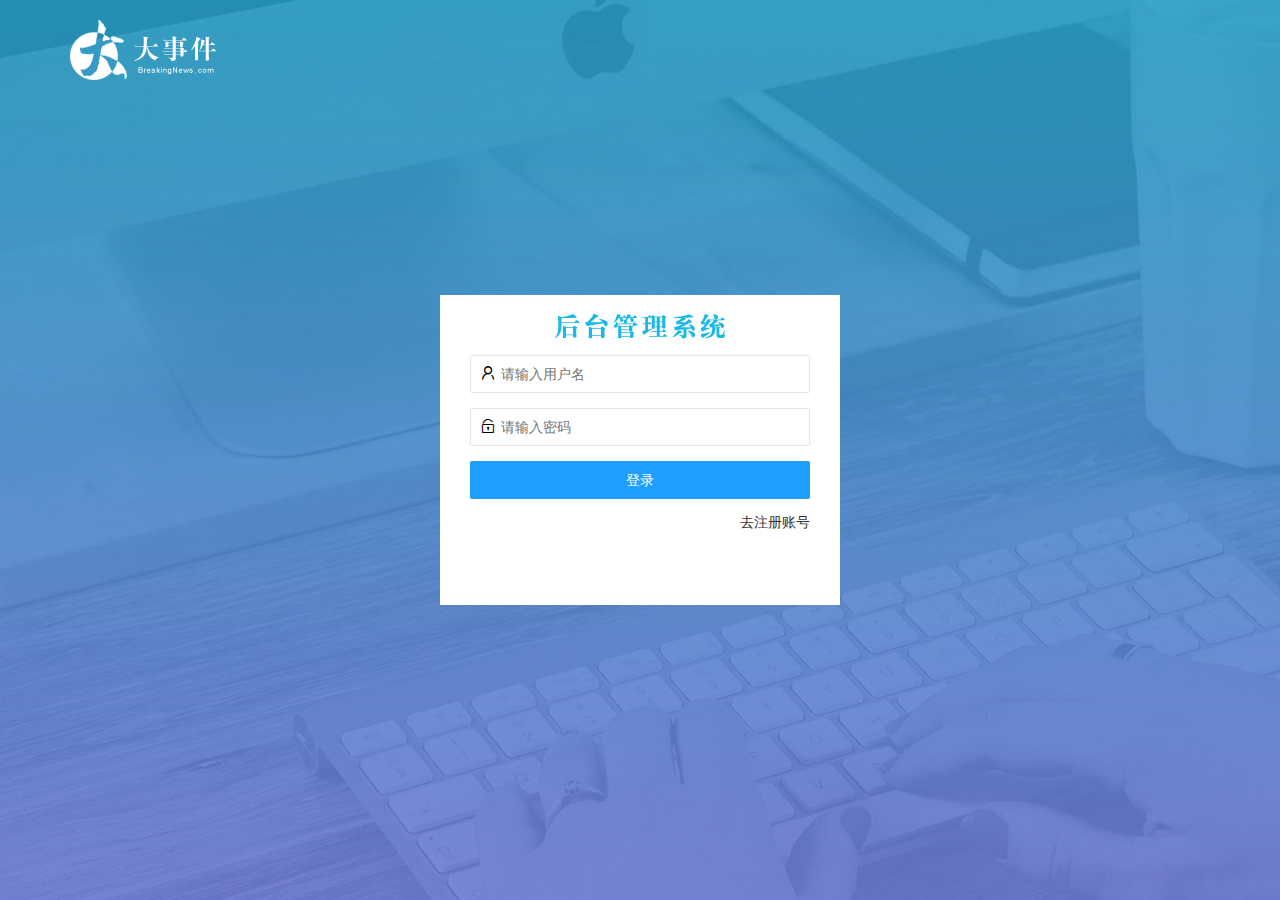
<file: login.html>
<!DOCTYPE html>
<html lang="en">

<head>
    <meta charset="UTF-8">
    <meta name="viewport" content="width=device-width, initial-scale=1.0">
    <title>大事件-项目</title>
    <!-- 导入layui的样式文件 -->
    <link rel="stylesheet" href="./assets/lib/layui/css/layui.css">
    <!-- 导入写入的css文件 -->
    <link rel="stylesheet" href="./assets/css/login.css">
    <!-- js文件 -->
    <script src="./assets/lib/jquery.js"></script>
    <script src="./assets/lib/layui/layui.all.js"></script>
    <script src="./assets/js/login.js"></script>
</head>

<body>
    <!-- 顶部标题 -->
    <div class="layui-container header">
        <img src="./assets/images/logo.png">
    </div>
    <!-- 中间的登录框 -->
    <div class="center-box">
        <!-- 表单的标题 -->
        <div class="title">
            <img src="./assets/images/login_title.png">
        </div>
        <!-- 表单区域 -->
        <form class="layui-form" id="loginForm" action="">
            <!-- 第一行 -->
            <div class="layui-form-item">
                <i class="layui-icon layui-icon-username"></i>
                <input type="text" name="username" required lay-verify="required" placeholder="请输入用户名"
                    autocomplete="off" class="layui-input">
            </div>
            <!-- 第二行 -->
            <div class="layui-form-item">
                <i class="layui-icon layui-icon-password"></i>
                <input type="text" name="password" required lay-verify="required" placeholder="请输入密码" autocomplete="off"
                    class="layui-input">
            </div>
            <!-- 第三行 -->
            <div class="layui-form-item">
                <!-- lay-submit触发表单验证 -->
                <button lay-submit class="layui-btn layui-btn-normal layui-btn-fluid">登录</button>
            </div>
            <!-- 去注册链接 -->
            <div class="links">
                <div class="regiter"> <a href="javascript:;">去注册账号</a></div>
            </div>
        </form>
        <!-- 注册表单 -->
        <form class="layui-form" id="registerForm" action="">
            <!-- 第一行 -->
            <div class="layui-form-item">
                <i class="layui-icon layui-icon-username"></i>
                <input type="text" name="username" lay-verify="required" placeholder="请输入用户名" autocomplete="off"
                    class="layui-input">
            </div>
            <!-- 第二行 -->
            <div class="layui-form-item">
                <i class="layui-icon layui-icon-password"></i>
                <input type="password" name="password" lay-verify="required" placeholder="请输入密码" autocomplete="off"
                    class="layui-input">
            </div>
            <!-- 第三行 -->
            <div class="layui-form-item">
                <i class="layui-icon layui-icon-password"></i>
                <input type="password" name="password" lay-verify="required|same" placeholder="请确认密码" autocomplete="off"
                    class="layui-input">
            </div>
            <!-- 第四行 -->
            <div class="layui-form-item">
                <!-- lay-submit属性控制表单提交 -->
                <button lay-submit class="layui-btn layui-btn-normal layui-btn-fluid">注册</button>
            </div>
            <!-- 去登录链接 -->
            <div class="links">
                <div class="login">
                    <a href="javascript:;">去登录</a>
                </div>
            </div>
        </form>
    </div>
</body>

</html>
</file>
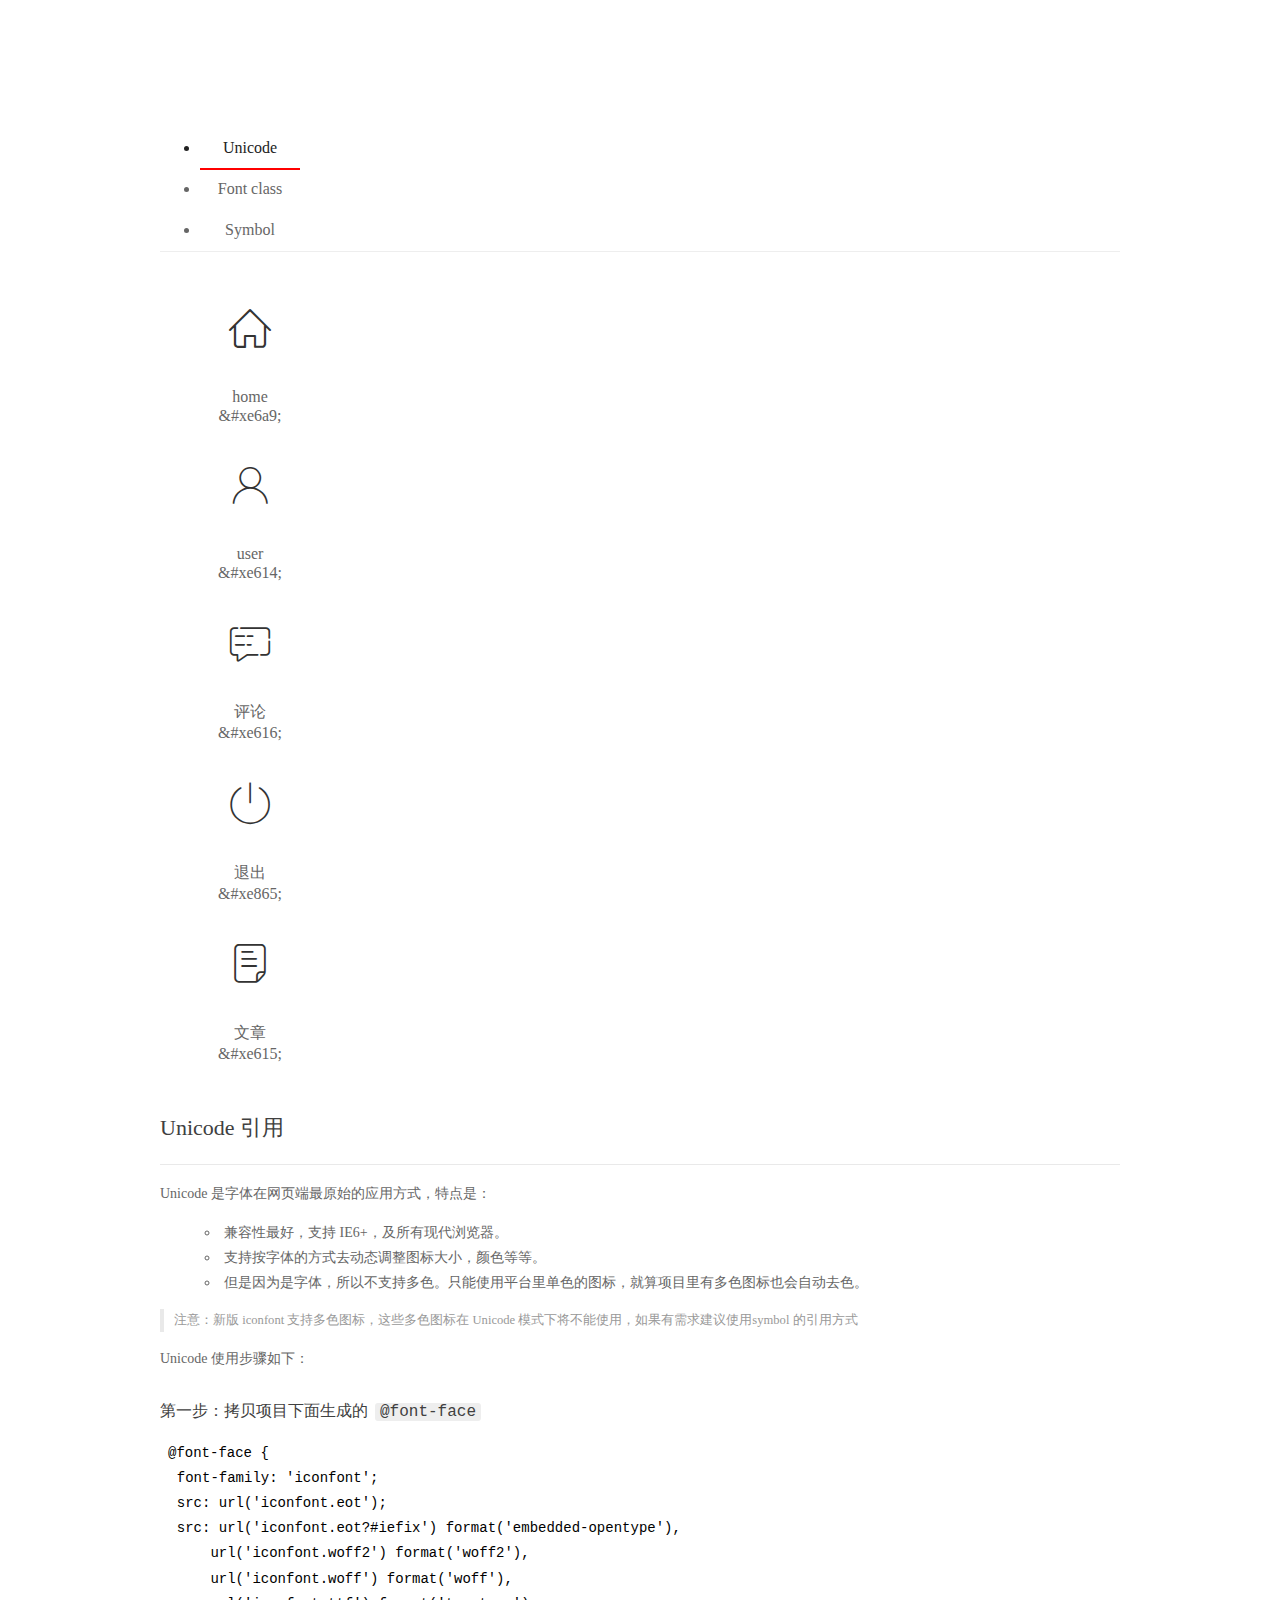
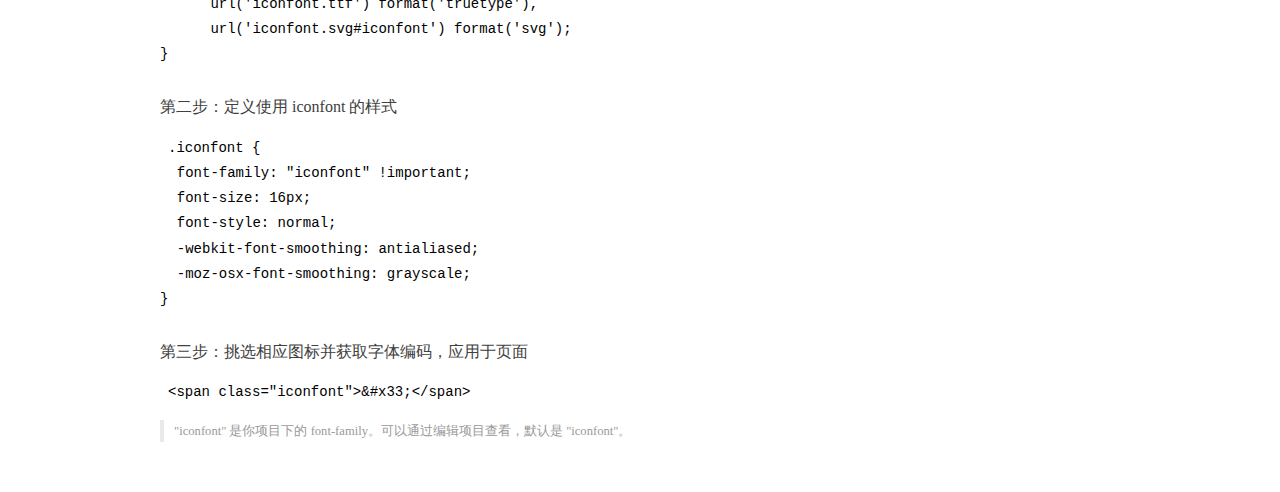
<file: assets/fonts/demo_index.html>
<!DOCTYPE html>
<html>
<head>
  <meta charset="utf-8"/>
  <title>IconFont Demo</title>
  <link rel="shortcut icon" href="https://gtms04.alicdn.com/tps/i4/TB1_oz6GVXXXXaFXpXXJDFnIXXX-64-64.ico" type="image/x-icon"/>
  <link rel="stylesheet" href="https://g.alicdn.com/thx/cube/1.3.2/cube.min.css">
  <link rel="stylesheet" href="demo.css">
  <link rel="stylesheet" href="iconfont.css">
  <script src="iconfont.js"></script>
  <!-- jQuery -->
  <script src="https://a1.alicdn.com/oss/uploads/2018/12/26/7bfddb60-08e8-11e9-9b04-53e73bb6408b.js"></script>
  <!-- 代码高亮 -->
  <script src="https://a1.alicdn.com/oss/uploads/2018/12/26/a3f714d0-08e6-11e9-8a15-ebf944d7534c.js"></script>
</head>
<body>
  <div class="main">
    <h1 class="logo"><a href="https://www.iconfont.cn/" title="iconfont 首页" target="_blank">&#xe86b;</a></h1>
    <div class="nav-tabs">
      <ul id="tabs" class="dib-box">
        <li class="dib active"><span>Unicode</span></li>
        <li class="dib"><span>Font class</span></li>
        <li class="dib"><span>Symbol</span></li>
      </ul>
      
    </div>
    <div class="tab-container">
      <div class="content unicode" style="display: block;">
          <ul class="icon_lists dib-box">
          
            <li class="dib">
              <span class="icon iconfont">&#xe6a9;</span>
                <div class="name">home</div>
                <div class="code-name">&amp;#xe6a9;</div>
              </li>
          
            <li class="dib">
              <span class="icon iconfont">&#xe614;</span>
                <div class="name">user</div>
                <div class="code-name">&amp;#xe614;</div>
              </li>
          
            <li class="dib">
              <span class="icon iconfont">&#xe616;</span>
                <div class="name">评论</div>
                <div class="code-name">&amp;#xe616;</div>
              </li>
          
            <li class="dib">
              <span class="icon iconfont">&#xe865;</span>
                <div class="name">退出</div>
                <div class="code-name">&amp;#xe865;</div>
              </li>
          
            <li class="dib">
              <span class="icon iconfont">&#xe615;</span>
                <div class="name">文章</div>
                <div class="code-name">&amp;#xe615;</div>
              </li>
          
          </ul>
          <div class="article markdown">
          <h2 id="unicode-">Unicode 引用</h2>
          <hr>

          <p>Unicode 是字体在网页端最原始的应用方式，特点是：</p>
          <ul>
            <li>兼容性最好，支持 IE6+，及所有现代浏览器。</li>
            <li>支持按字体的方式去动态调整图标大小，颜色等等。</li>
            <li>但是因为是字体，所以不支持多色。只能使用平台里单色的图标，就算项目里有多色图标也会自动去色。</li>
          </ul>
          <blockquote>
            <p>注意：新版 iconfont 支持多色图标，这些多色图标在 Unicode 模式下将不能使用，如果有需求建议使用symbol 的引用方式</p>
          </blockquote>
          <p>Unicode 使用步骤如下：</p>
          <h3 id="-font-face">第一步：拷贝项目下面生成的 <code>@font-face</code></h3>
<pre><code class="language-css"
>@font-face {
  font-family: 'iconfont';
  src: url('iconfont.eot');
  src: url('iconfont.eot?#iefix') format('embedded-opentype'),
      url('iconfont.woff2') format('woff2'),
      url('iconfont.woff') format('woff'),
      url('iconfont.ttf') format('truetype'),
      url('iconfont.svg#iconfont') format('svg');
}
</code></pre>
          <h3 id="-iconfont-">第二步：定义使用 iconfont 的样式</h3>
<pre><code class="language-css"
>.iconfont {
  font-family: "iconfont" !important;
  font-size: 16px;
  font-style: normal;
  -webkit-font-smoothing: antialiased;
  -moz-osx-font-smoothing: grayscale;
}
</code></pre>
          <h3 id="-">第三步：挑选相应图标并获取字体编码，应用于页面</h3>
<pre>
<code class="language-html"
>&lt;span class="iconfont"&gt;&amp;#x33;&lt;/span&gt;
</code></pre>
          <blockquote>
            <p>"iconfont" 是你项目下的 font-family。可以通过编辑项目查看，默认是 "iconfont"。</p>
          </blockquote>
          </div>
      </div>
      <div class="content font-class">
        <ul class="icon_lists dib-box">
          
          <li class="dib">
            <span class="icon iconfont icon-home"></span>
            <div class="name">
              home
            </div>
            <div class="code-name">.icon-home
            </div>
          </li>
          
          <li class="dib">
            <span class="icon iconfont icon-user"></span>
            <div class="name">
              user
            </div>
            <div class="code-name">.icon-user
            </div>
          </li>
          
          <li class="dib">
            <span class="icon iconfont icon-pinglun"></span>
            <div class="name">
              评论
            </div>
            <div class="code-name">.icon-pinglun
            </div>
          </li>
          
          <li class="dib">
            <span class="icon iconfont icon-tuichu"></span>
            <div class="name">
              退出
            </div>
            <div class="code-name">.icon-tuichu
            </div>
          </li>
          
          <li class="dib">
            <span class="icon iconfont icon-16"></span>
            <div class="name">
              文章
            </div>
            <div class="code-name">.icon-16
            </div>
          </li>
          
        </ul>
        <div class="article markdown">
        <h2 id="font-class-">font-class 引用</h2>
        <hr>

        <p>font-class 是 Unicode 使用方式的一种变种，主要是解决 Unicode 书写不直观，语意不明确的问题。</p>
        <p>与 Unicode 使用方式相比，具有如下特点：</p>
        <ul>
          <li>兼容性良好，支持 IE8+，及所有现代浏览器。</li>
          <li>相比于 Unicode 语意明确，书写更直观。可以很容易分辨这个 icon 是什么。</li>
          <li>因为使用 class 来定义图标，所以当要替换图标时，只需要修改 class 里面的 Unicode 引用。</li>
          <li>不过因为本质上还是使用的字体，所以多色图标还是不支持的。</li>
        </ul>
        <p>使用步骤如下：</p>
        <h3 id="-fontclass-">第一步：引入项目下面生成的 fontclass 代码：</h3>
<pre><code class="language-html">&lt;link rel="stylesheet" href="./iconfont.css"&gt;
</code></pre>
        <h3 id="-">第二步：挑选相应图标并获取类名，应用于页面：</h3>
<pre><code class="language-html">&lt;span class="iconfont icon-xxx"&gt;&lt;/span&gt;
</code></pre>
        <blockquote>
          <p>"
            iconfont" 是你项目下的 font-family。可以通过编辑项目查看，默认是 "iconfont"。</p>
        </blockquote>
      </div>
      </div>
      <div class="content symbol">
          <ul class="icon_lists dib-box">
          
            <li class="dib">
                <svg class="icon svg-icon" aria-hidden="true">
                  <use xlink:href="#icon-home"></use>
                </svg>
                <div class="name">home</div>
                <div class="code-name">#icon-home</div>
            </li>
          
            <li class="dib">
                <svg class="icon svg-icon" aria-hidden="true">
                  <use xlink:href="#icon-user"></use>
                </svg>
                <div class="name">user</div>
                <div class="code-name">#icon-user</div>
            </li>
          
            <li class="dib">
                <svg class="icon svg-icon" aria-hidden="true">
                  <use xlink:href="#icon-pinglun"></use>
                </svg>
                <div class="name">评论</div>
                <div class="code-name">#icon-pinglun</div>
            </li>
          
            <li class="dib">
                <svg class="icon svg-icon" aria-hidden="true">
                  <use xlink:href="#icon-tuichu"></use>
                </svg>
                <div class="name">退出</div>
                <div class="code-name">#icon-tuichu</div>
            </li>
          
            <li class="dib">
                <svg class="icon svg-icon" aria-hidden="true">
                  <use xlink:href="#icon-16"></use>
                </svg>
                <div class="name">文章</div>
                <div class="code-name">#icon-16</div>
            </li>
          
          </ul>
          <div class="article markdown">
          <h2 id="symbol-">Symbol 引用</h2>
          <hr>

          <p>这是一种全新的使用方式，应该说这才是未来的主流，也是平台目前推荐的用法。相关介绍可以参考这篇<a href="">文章</a>
            这种用法其实是做了一个 SVG 的集合，与另外两种相比具有如下特点：</p>
          <ul>
            <li>支持多色图标了，不再受单色限制。</li>
            <li>通过一些技巧，支持像字体那样，通过 <code>font-size</code>, <code>color</code> 来调整样式。</li>
            <li>兼容性较差，支持 IE9+，及现代浏览器。</li>
            <li>浏览器渲染 SVG 的性能一般，还不如 png。</li>
          </ul>
          <p>使用步骤如下：</p>
          <h3 id="-symbol-">第一步：引入项目下面生成的 symbol 代码：</h3>
<pre><code class="language-html">&lt;script src="./iconfont.js"&gt;&lt;/script&gt;
</code></pre>
          <h3 id="-css-">第二步：加入通用 CSS 代码（引入一次就行）：</h3>
<pre><code class="language-html">&lt;style&gt;
.icon {
  width: 1em;
  height: 1em;
  vertical-align: -0.15em;
  fill: currentColor;
  overflow: hidden;
}
&lt;/style&gt;
</code></pre>
          <h3 id="-">第三步：挑选相应图标并获取类名，应用于页面：</h3>
<pre><code class="language-html">&lt;svg class="icon" aria-hidden="true"&gt;
  &lt;use xlink:href="#icon-xxx"&gt;&lt;/use&gt;
&lt;/svg&gt;
</code></pre>
          </div>
      </div>

    </div>
  </div>
  <script>
  $(document).ready(function () {
      $('.tab-container .content:first').show()

      $('#tabs li').click(function (e) {
        var tabContent = $('.tab-container .content')
        var index = $(this).index()

        if ($(this).hasClass('active')) {
          return
        } else {
          $('#tabs li').removeClass('active')
          $(this).addClass('active')

          tabContent.hide().eq(index).fadeIn()
        }
      })
    })
  </script>
</body>
</html>
</file>
<file: assets/lib/layui/css/layui.css>
/** layui-v2.5.6 MIT License By https://www.layui.com */
 .layui-inline,img{display:inline-block;vertical-align:middle}h1,h2,h3,h4,h5,h6{font-weight:400}.layui-edge,.layui-header,.layui-inline,.layui-main{position:relative}.layui-body,.layui-edge,.layui-elip{overflow:hidden}.layui-btn,.layui-edge,.layui-inline,img{vertical-align:middle}.layui-btn,.layui-disabled,.layui-icon,.layui-unselect{-moz-user-select:none;-webkit-user-select:none;-ms-user-select:none}.layui-elip,.layui-form-checkbox span,.layui-form-pane .layui-form-label{text-overflow:ellipsis;white-space:nowrap}.layui-breadcrumb,.layui-tree-btnGroup{visibility:hidden}blockquote,body,button,dd,div,dl,dt,form,h1,h2,h3,h4,h5,h6,input,li,ol,p,pre,td,textarea,th,ul{margin:0;padding:0;-webkit-tap-highlight-color:rgba(0,0,0,0)}a:active,a:hover{outline:0}img{border:none}li{list-style:none}table{border-collapse:collapse;border-spacing:0}h4,h5,h6{font-size:100%}button,input,optgroup,option,select,textarea{font-family:inherit;font-size:inherit;font-style:inherit;font-weight:inherit;outline:0}pre{white-space:pre-wrap;white-space:-moz-pre-wrap;white-space:-pre-wrap;white-space:-o-pre-wrap;word-wrap:break-word}body{line-height:24px;font:14px Helvetica Neue,Helvetica,PingFang SC,Tahoma,Arial,sans-serif}hr{height:1px;margin:10px 0;border:0;clear:both}a{color:#333;text-decoration:none}a:hover{color:#777}a cite{font-style:normal;*cursor:pointer}.layui-border-box,.layui-border-box *{box-sizing:border-box}.layui-box,.layui-box *{box-sizing:content-box}.layui-clear{clear:both;*zoom:1}.layui-clear:after{content:'\20';clear:both;*zoom:1;display:block;height:0}.layui-inline{*display:inline;*zoom:1}.layui-edge{display:inline-block;width:0;height:0;border-width:6px;border-style:dashed;border-color:transparent}.layui-edge-top{top:-4px;border-bottom-color:#999;border-bottom-style:solid}.layui-edge-right{border-left-color:#999;border-left-style:solid}.layui-edge-bottom{top:2px;border-top-color:#999;border-top-style:solid}.layui-edge-left{border-right-color:#999;border-right-style:solid}.layui-disabled,.layui-disabled:hover{color:#d2d2d2!important;cursor:not-allowed!important}.layui-circle{border-radius:100%}.layui-show{display:block!important}.layui-hide{display:none!important}@font-face{font-family:layui-icon;src:url(../font/iconfont.eot?v=256);src:url(../font/iconfont.eot?v=256#iefix) format('embedded-opentype'),url(../font/iconfont.woff2?v=256) format('woff2'),url(../font/iconfont.woff?v=256) format('woff'),url(../font/iconfont.ttf?v=256) format('truetype'),url(../font/iconfont.svg?v=256#layui-icon) format('svg')}.layui-icon{font-family:layui-icon!important;font-size:16px;font-style:normal;-webkit-font-smoothing:antialiased;-moz-osx-font-smoothing:grayscale}.layui-icon-reply-fill:before{content:"\e611"}.layui-icon-set-fill:before{content:"\e614"}.layui-icon-menu-fill:before{content:"\e60f"}.layui-icon-search:before{content:"\e615"}.layui-icon-share:before{content:"\e641"}.layui-icon-set-sm:before{content:"\e620"}.layui-icon-engine:before{content:"\e628"}.layui-icon-close:before{content:"\1006"}.layui-icon-close-fill:before{content:"\1007"}.layui-icon-chart-screen:before{content:"\e629"}.layui-icon-star:before{content:"\e600"}.layui-icon-circle-dot:before{content:"\e617"}.layui-icon-chat:before{content:"\e606"}.layui-icon-release:before{content:"\e609"}.layui-icon-list:before{content:"\e60a"}.layui-icon-chart:before{content:"\e62c"}.layui-icon-ok-circle:before{content:"\1005"}.layui-icon-layim-theme:before{content:"\e61b"}.layui-icon-table:before{content:"\e62d"}.layui-icon-right:before{content:"\e602"}.layui-icon-left:before{content:"\e603"}.layui-icon-cart-simple:before{content:"\e698"}.layui-icon-face-cry:before{content:"\e69c"}.layui-icon-face-smile:before{content:"\e6af"}.layui-icon-survey:before{content:"\e6b2"}.layui-icon-tree:before{content:"\e62e"}.layui-icon-ie:before{content:"\e7bb"}.layui-icon-upload-circle:before{content:"\e62f"}.layui-icon-add-circle:before{content:"\e61f"}.layui-icon-download-circle:before{content:"\e601"}.layui-icon-templeate-1:before{content:"\e630"}.layui-icon-util:before{content:"\e631"}.layui-icon-face-surprised:before{content:"\e664"}.layui-icon-edit:before{content:"\e642"}.layui-icon-speaker:before{content:"\e645"}.layui-icon-down:before{content:"\e61a"}.layui-icon-file:before{content:"\e621"}.layui-icon-layouts:before{content:"\e632"}.layui-icon-rate-half:before{content:"\e6c9"}.layui-icon-add-circle-fine:before{content:"\e608"}.layui-icon-prev-circle:before{content:"\e633"}.layui-icon-read:before{content:"\e705"}.layui-icon-404:before{content:"\e61c"}.layui-icon-carousel:before{content:"\e634"}.layui-icon-help:before{content:"\e607"}.layui-icon-code-circle:before{content:"\e635"}.layui-icon-windows:before{content:"\e67f"}.layui-icon-water:before{content:"\e636"}.layui-icon-username:before{content:"\e66f"}.layui-icon-find-fill:before{content:"\e670"}.layui-icon-about:before{content:"\e60b"}.layui-icon-location:before{content:"\e715"}.layui-icon-up:before{content:"\e619"}.layui-icon-pause:before{content:"\e651"}.layui-icon-date:before{content:"\e637"}.layui-icon-layim-uploadfile:before{content:"\e61d"}.layui-icon-delete:before{content:"\e640"}.layui-icon-play:before{content:"\e652"}.layui-icon-top:before{content:"\e604"}.layui-icon-firefox:before{content:"\e686"}.layui-icon-friends:before{content:"\e612"}.layui-icon-refresh-3:before{content:"\e9aa"}.layui-icon-ok:before{content:"\e605"}.layui-icon-layer:before{content:"\e638"}.layui-icon-face-smile-fine:before{content:"\e60c"}.layui-icon-dollar:before{content:"\e659"}.layui-icon-group:before{content:"\e613"}.layui-icon-layim-download:before{content:"\e61e"}.layui-icon-picture-fine:before{content:"\e60d"}.layui-icon-link:before{content:"\e64c"}.layui-icon-diamond:before{content:"\e735"}.layui-icon-log:before{content:"\e60e"}.layui-icon-key:before{content:"\e683"}.layui-icon-rate-solid:before{content:"\e67a"}.layui-icon-fonts-del:before{content:"\e64f"}.layui-icon-unlink:before{content:"\e64d"}.layui-icon-fonts-clear:before{content:"\e639"}.layui-icon-triangle-r:before{content:"\e623"}.layui-icon-circle:before{content:"\e63f"}.layui-icon-radio:before{content:"\e643"}.layui-icon-align-center:before{content:"\e647"}.layui-icon-align-right:before{content:"\e648"}.layui-icon-align-left:before{content:"\e649"}.layui-icon-loading-1:before{content:"\e63e"}.layui-icon-return:before{content:"\e65c"}.layui-icon-fonts-strong:before{content:"\e62b"}.layui-icon-upload:before{content:"\e67c"}.layui-icon-dialogue:before{content:"\e63a"}.layui-icon-video:before{content:"\e6ed"}.layui-icon-headset:before{content:"\e6fc"}.layui-icon-cellphone-fine:before{content:"\e63b"}.layui-icon-add-1:before{content:"\e654"}.layui-icon-face-smile-b:before{content:"\e650"}.layui-icon-fonts-html:before{content:"\e64b"}.layui-icon-screen-full:before{content:"\e622"}.layui-icon-form:before{content:"\e63c"}.layui-icon-cart:before{content:"\e657"}.layui-icon-camera-fill:before{content:"\e65d"}.layui-icon-tabs:before{content:"\e62a"}.layui-icon-heart-fill:before{content:"\e68f"}.layui-icon-fonts-code:before{content:"\e64e"}.layui-icon-ios:before{content:"\e680"}.layui-icon-at:before{content:"\e687"}.layui-icon-fire:before{content:"\e756"}.layui-icon-set:before{content:"\e716"}.layui-icon-fonts-u:before{content:"\e646"}.layui-icon-triangle-d:before{content:"\e625"}.layui-icon-tips:before{content:"\e702"}.layui-icon-picture:before{content:"\e64a"}.layui-icon-more-vertical:before{content:"\e671"}.layui-icon-bluetooth:before{content:"\e689"}.layui-icon-flag:before{content:"\e66c"}.layui-icon-loading:before{content:"\e63d"}.layui-icon-fonts-i:before{content:"\e644"}.layui-icon-refresh-1:before{content:"\e666"}.layui-icon-rmb:before{content:"\e65e"}.layui-icon-addition:before{content:"\e624"}.layui-icon-home:before{content:"\e68e"}.layui-icon-time:before{content:"\e68d"}.layui-icon-user:before{content:"\e770"}.layui-icon-notice:before{content:"\e667"}.layui-icon-chrome:before{content:"\e68a"}.layui-icon-edge:before{content:"\e68b"}.layui-icon-login-weibo:before{content:"\e675"}.layui-icon-voice:before{content:"\e688"}.layui-icon-upload-drag:before{content:"\e681"}.layui-icon-login-qq:before{content:"\e676"}.layui-icon-snowflake:before{content:"\e6b1"}.layui-icon-heart:before{content:"\e68c"}.layui-icon-logout:before{content:"\e682"}.layui-icon-file-b:before{content:"\e655"}.layui-icon-template:before{content:"\e663"}.layui-icon-transfer:before{content:"\e691"}.layui-icon-auz:before{content:"\e672"}.layui-icon-console:before{content:"\e665"}.layui-icon-app:before{content:"\e653"}.layui-icon-prev:before{content:"\e65a"}.layui-icon-website:before{content:"\e7ae"}.layui-icon-next:before{content:"\e65b"}.layui-icon-component:before{content:"\e857"}.layui-icon-android:before{content:"\e684"}.layui-icon-more:before{content:"\e65f"}.layui-icon-login-wechat:before{content:"\e677"}.layui-icon-shrink-right:before{content:"\e668"}.layui-icon-spread-left:before{content:"\e66b"}.layui-icon-camera:before{content:"\e660"}.layui-icon-note:before{content:"\e66e"}.layui-icon-refresh:before{content:"\e669"}.layui-icon-female:before{content:"\e661"}.layui-icon-male:before{content:"\e662"}.layui-icon-screen-restore:before{content:"\e758"}.layui-icon-password:before{content:"\e673"}.layui-icon-senior:before{content:"\e674"}.layui-icon-theme:before{content:"\e66a"}.layui-icon-tread:before{content:"\e6c5"}.layui-icon-praise:before{content:"\e6c6"}.layui-icon-star-fill:before{content:"\e658"}.layui-icon-rate:before{content:"\e67b"}.layui-icon-template-1:before{content:"\e656"}.layui-icon-vercode:before{content:"\e679"}.layui-icon-service:before{content:"\e626"}.layui-icon-cellphone:before{content:"\e678"}.layui-icon-print:before{content:"\e66d"}.layui-icon-cols:before{content:"\e610"}.layui-icon-wifi:before{content:"\e7e0"}.layui-icon-export:before{content:"\e67d"}.layui-icon-rss:before{content:"\e808"}.layui-icon-slider:before{content:"\e714"}.layui-icon-email:before{content:"\e618"}.layui-icon-subtraction:before{content:"\e67e"}.layui-icon-mike:before{content:"\e6dc"}.layui-icon-light:before{content:"\e748"}.layui-icon-gift:before{content:"\e627"}.layui-icon-mute:before{content:"\e685"}.layui-icon-reduce-circle:before{content:"\e616"}.layui-icon-music:before{content:"\e690"}.layui-main{width:1140px;margin:0 auto}.layui-header{z-index:1000;height:60px}.layui-header a:hover{transition:all .5s;-webkit-transition:all .5s}.layui-side{position:fixed;left:0;top:0;bottom:0;z-index:999;width:200px;overflow-x:hidden}.layui-side-scroll{position:relative;width:220px;height:100%;overflow-x:hidden}.layui-body{position:absolute;left:200px;right:0;top:0;bottom:0;z-index:998;width:auto;overflow-y:auto;box-sizing:border-box}.layui-layout-body{overflow:hidden}.layui-layout-admin .layui-header{background-color:#23262E}.layui-layout-admin .layui-side{top:60px;width:200px;overflow-x:hidden}.layui-layout-admin .layui-body{position:fixed;top:60px;bottom:44px}.layui-layout-admin .layui-main{width:auto;margin:0 15px}.layui-layout-admin .layui-footer{position:fixed;left:200px;right:0;bottom:0;height:44px;line-height:44px;padding:0 15px;background-color:#eee}.layui-layout-admin .layui-logo{position:absolute;left:0;top:0;width:200px;height:100%;line-height:60px;text-align:center;color:#009688;font-size:16px}.layui-layout-admin .layui-header .layui-nav{background:0 0}.layui-layout-left{position:absolute!important;left:200px;top:0}.layui-layout-right{position:absolute!important;right:0;top:0}.layui-container{position:relative;margin:0 auto;padding:0 15px;box-sizing:border-box}.layui-fluid{position:relative;margin:0 auto;padding:0 15px}.layui-row:after,.layui-row:before{content:'';display:block;clear:both}.layui-col-lg1,.layui-col-lg10,.layui-col-lg11,.layui-col-lg12,.layui-col-lg2,.layui-col-lg3,.layui-col-lg4,.layui-col-lg5,.layui-col-lg6,.layui-col-lg7,.layui-col-lg8,.layui-col-lg9,.layui-col-md1,.layui-col-md10,.layui-col-md11,.layui-col-md12,.layui-col-md2,.layui-col-md3,.layui-col-md4,.layui-col-md5,.layui-col-md6,.layui-col-md7,.layui-col-md8,.layui-col-md9,.layui-col-sm1,.layui-col-sm10,.layui-col-sm11,.layui-col-sm12,.layui-col-sm2,.layui-col-sm3,.layui-col-sm4,.layui-col-sm5,.layui-col-sm6,.layui-col-sm7,.layui-col-sm8,.layui-col-sm9,.layui-col-xs1,.layui-col-xs10,.layui-col-xs11,.layui-col-xs12,.layui-col-xs2,.layui-col-xs3,.layui-col-xs4,.layui-col-xs5,.layui-col-xs6,.layui-col-xs7,.layui-col-xs8,.layui-col-xs9{position:relative;display:block;box-sizing:border-box}.layui-col-xs1,.layui-col-xs10,.layui-col-xs11,.layui-col-xs12,.layui-col-xs2,.layui-col-xs3,.layui-col-xs4,.layui-col-xs5,.layui-col-xs6,.layui-col-xs7,.layui-col-xs8,.layui-col-xs9{float:left}.layui-col-xs1{width:8.33333333%}.layui-col-xs2{width:16.66666667%}.layui-col-xs3{width:25%}.layui-col-xs4{width:33.33333333%}.layui-col-xs5{width:41.66666667%}.layui-col-xs6{width:50%}.layui-col-xs7{width:58.33333333%}.layui-col-xs8{width:66.66666667%}.layui-col-xs9{width:75%}.layui-col-xs10{width:83.33333333%}.layui-col-xs11{width:91.66666667%}.layui-col-xs12{width:100%}.layui-col-xs-offset1{margin-left:8.33333333%}.layui-col-xs-offset2{margin-left:16.66666667%}.layui-col-xs-offset3{margin-left:25%}.layui-col-xs-offset4{margin-left:33.33333333%}.layui-col-xs-offset5{margin-left:41.66666667%}.layui-col-xs-offset6{margin-left:50%}.layui-col-xs-offset7{margin-left:58.33333333%}.layui-col-xs-offset8{margin-left:66.66666667%}.layui-col-xs-offset9{margin-left:75%}.layui-col-xs-offset10{margin-left:83.33333333%}.layui-col-xs-offset11{margin-left:91.66666667%}.layui-col-xs-offset12{margin-left:100%}@media screen and (max-width:768px){.layui-hide-xs{display:none!important}.layui-show-xs-block{display:block!important}.layui-show-xs-inline{display:inline!important}.layui-show-xs-inline-block{display:inline-block!important}}@media screen and (min-width:768px){.layui-container{width:750px}.layui-hide-sm{display:none!important}.layui-show-sm-block{display:block!important}.layui-show-sm-inline{display:inline!important}.layui-show-sm-inline-block{display:inline-block!important}.layui-col-sm1,.layui-col-sm10,.layui-col-sm11,.layui-col-sm12,.layui-col-sm2,.layui-col-sm3,.layui-col-sm4,.layui-col-sm5,.layui-col-sm6,.layui-col-sm7,.layui-col-sm8,.layui-col-sm9{float:left}.layui-col-sm1{width:8.33333333%}.layui-col-sm2{width:16.66666667%}.layui-col-sm3{width:25%}.layui-col-sm4{width:33.33333333%}.layui-col-sm5{width:41.66666667%}.layui-col-sm6{width:50%}.layui-col-sm7{width:58.33333333%}.layui-col-sm8{width:66.66666667%}.layui-col-sm9{width:75%}.layui-col-sm10{width:83.33333333%}.layui-col-sm11{width:91.66666667%}.layui-col-sm12{width:100%}.layui-col-sm-offset1{margin-left:8.33333333%}.layui-col-sm-offset2{margin-left:16.66666667%}.layui-col-sm-offset3{margin-left:25%}.layui-col-sm-offset4{margin-left:33.33333333%}.layui-col-sm-offset5{margin-left:41.66666667%}.layui-col-sm-offset6{margin-left:50%}.layui-col-sm-offset7{margin-left:58.33333333%}.layui-col-sm-offset8{margin-left:66.66666667%}.layui-col-sm-offset9{margin-left:75%}.layui-col-sm-offset10{margin-left:83.33333333%}.layui-col-sm-offset11{margin-left:91.66666667%}.layui-col-sm-offset12{margin-left:100%}}@media screen and (min-width:992px){.layui-container{width:970px}.layui-hide-md{display:none!important}.layui-show-md-block{display:block!important}.layui-show-md-inline{display:inline!important}.layui-show-md-inline-block{display:inline-block!important}.layui-col-md1,.layui-col-md10,.layui-col-md11,.layui-col-md12,.layui-col-md2,.layui-col-md3,.layui-col-md4,.layui-col-md5,.layui-col-md6,.layui-col-md7,.layui-col-md8,.layui-col-md9{float:left}.layui-col-md1{width:8.33333333%}.layui-col-md2{width:16.66666667%}.layui-col-md3{width:25%}.layui-col-md4{width:33.33333333%}.layui-col-md5{width:41.66666667%}.layui-col-md6{width:50%}.layui-col-md7{width:58.33333333%}.layui-col-md8{width:66.66666667%}.layui-col-md9{width:75%}.layui-col-md10{width:83.33333333%}.layui-col-md11{width:91.66666667%}.layui-col-md12{width:100%}.layui-col-md-offset1{margin-left:8.33333333%}.layui-col-md-offset2{margin-left:16.66666667%}.layui-col-md-offset3{margin-left:25%}.layui-col-md-offset4{margin-left:33.33333333%}.layui-col-md-offset5{margin-left:41.66666667%}.layui-col-md-offset6{margin-left:50%}.layui-col-md-offset7{margin-left:58.33333333%}.layui-col-md-offset8{margin-left:66.66666667%}.layui-col-md-offset9{margin-left:75%}.layui-col-md-offset10{margin-left:83.33333333%}.layui-col-md-offset11{margin-left:91.66666667%}.layui-col-md-offset12{margin-left:100%}}@media screen and (min-width:1200px){.layui-container{width:1170px}.layui-hide-lg{display:none!important}.layui-show-lg-block{display:block!important}.layui-show-lg-inline{display:inline!important}.layui-show-lg-inline-block{display:inline-block!important}.layui-col-lg1,.layui-col-lg10,.layui-col-lg11,.layui-col-lg12,.layui-col-lg2,.layui-col-lg3,.layui-col-lg4,.layui-col-lg5,.layui-col-lg6,.layui-col-lg7,.layui-col-lg8,.layui-col-lg9{float:left}.layui-col-lg1{width:8.33333333%}.layui-col-lg2{width:16.66666667%}.layui-col-lg3{width:25%}.layui-col-lg4{width:33.33333333%}.layui-col-lg5{width:41.66666667%}.layui-col-lg6{width:50%}.layui-col-lg7{width:58.33333333%}.layui-col-lg8{width:66.66666667%}.layui-col-lg9{width:75%}.layui-col-lg10{width:83.33333333%}.layui-col-lg11{width:91.66666667%}.layui-col-lg12{width:100%}.layui-col-lg-offset1{margin-left:8.33333333%}.layui-col-lg-offset2{margin-left:16.66666667%}.layui-col-lg-offset3{margin-left:25%}.layui-col-lg-offset4{margin-left:33.33333333%}.layui-col-lg-offset5{margin-left:41.66666667%}.layui-col-lg-offset6{margin-left:50%}.layui-col-lg-offset7{margin-left:58.33333333%}.layui-col-lg-offset8{margin-left:66.66666667%}.layui-col-lg-offset9{margin-left:75%}.layui-col-lg-offset10{margin-left:83.33333333%}.layui-col-lg-offset11{margin-left:91.66666667%}.layui-col-lg-offset12{margin-left:100%}}.layui-col-space1{margin:-.5px}.layui-col-space1>*{padding:.5px}.layui-col-space2{margin:-1px}.layui-col-space2>*{padding:1px}.layui-col-space4{margin:-2px}.layui-col-space4>*{padding:2px}.layui-col-space5{margin:-2.5px}.layui-col-space5>*{padding:2.5px}.layui-col-space6{margin:-3px}.layui-col-space6>*{padding:3px}.layui-col-space8{margin:-4px}.layui-col-space8>*{padding:4px}.layui-col-space10{margin:-5px}.layui-col-space10>*{padding:5px}.layui-col-space12{margin:-6px}.layui-col-space12>*{padding:6px}.layui-col-space14{margin:-7px}.layui-col-space14>*{padding:7px}.layui-col-space15{margin:-7.5px}.layui-col-space15>*{padding:7.5px}.layui-col-space16{margin:-8px}.layui-col-space16>*{padding:8px}.layui-col-space18{margin:-9px}.layui-col-space18>*{padding:9px}.layui-col-space20{margin:-10px}.layui-col-space20>*{padding:10px}.layui-col-space22{margin:-11px}.layui-col-space22>*{padding:11px}.layui-col-space24{margin:-12px}.layui-col-space24>*{padding:12px}.layui-col-space25{margin:-12.5px}.layui-col-space25>*{padding:12.5px}.layui-col-space26{margin:-13px}.layui-col-space26>*{padding:13px}.layui-col-space28{margin:-14px}.layui-col-space28>*{padding:14px}.layui-col-space30{margin:-15px}.layui-col-space30>*{padding:15px}.layui-btn,.layui-input,.layui-select,.layui-textarea,.layui-upload-button{outline:0;-webkit-appearance:none;transition:all .3s;-webkit-transition:all .3s;box-sizing:border-box}.layui-elem-quote{margin-bottom:10px;padding:15px;line-height:22px;border-left:5px solid #009688;border-radius:0 2px 2px 0;background-color:#f2f2f2}.layui-quote-nm{border-style:solid;border-width:1px 1px 1px 5px;background:0 0}.layui-elem-field{margin-bottom:10px;padding:0;border-width:1px;border-style:solid}.layui-elem-field legend{margin-left:20px;padding:0 10px;font-size:20px;font-weight:300}.layui-field-title{margin:10px 0 20px;border-width:1px 0 0}.layui-field-box{padding:10px 15px}.layui-field-title .layui-field-box{padding:10px 0}.layui-progress{position:relative;height:6px;border-radius:20px;background-color:#e2e2e2}.layui-progress-bar{position:absolute;left:0;top:0;width:0;max-width:100%;height:6px;border-radius:20px;text-align:right;background-color:#5FB878;transition:all .3s;-webkit-transition:all .3s}.layui-progress-big,.layui-progress-big .layui-progress-bar{height:18px;line-height:18px}.layui-progress-text{position:relative;top:-20px;line-height:18px;font-size:12px;color:#666}.layui-progress-big .layui-progress-text{position:static;padding:0 10px;color:#fff}.layui-collapse{border-width:1px;border-style:solid;border-radius:2px}.layui-colla-content,.layui-colla-item{border-top-width:1px;border-top-style:solid}.layui-colla-item:first-child{border-top:none}.layui-colla-title{position:relative;height:42px;line-height:42px;padding:0 15px 0 35px;color:#333;background-color:#f2f2f2;cursor:pointer;font-size:14px;overflow:hidden}.layui-colla-content{display:none;padding:10px 15px;line-height:22px;color:#666}.layui-colla-icon{position:absolute;left:15px;top:0;font-size:14px}.layui-card{margin-bottom:15px;border-radius:2px;background-color:#fff;box-shadow:0 1px 2px 0 rgba(0,0,0,.05)}.layui-card:last-child{margin-bottom:0}.layui-card-header{position:relative;height:42px;line-height:42px;padding:0 15px;border-bottom:1px solid #f6f6f6;color:#333;border-radius:2px 2px 0 0;font-size:14px}.layui-bg-black,.layui-bg-blue,.layui-bg-cyan,.layui-bg-green,.layui-bg-orange,.layui-bg-red{color:#fff!important}.layui-card-body{position:relative;padding:10px 15px;line-height:24px}.layui-card-body[pad15]{padding:15px}.layui-card-body[pad20]{padding:20px}.layui-card-body .layui-table{margin:5px 0}.layui-card .layui-tab{margin:0}.layui-panel-window{position:relative;padding:15px;border-radius:0;border-top:5px solid #E6E6E6;background-color:#fff}.layui-auxiliar-moving{position:fixed;left:0;right:0;top:0;bottom:0;width:100%;height:100%;background:0 0;z-index:9999999999}.layui-form-label,.layui-form-mid,.layui-form-select,.layui-input-block,.layui-input-inline,.layui-textarea{position:relative}.layui-bg-red{background-color:#FF5722!important}.layui-bg-orange{background-color:#FFB800!important}.layui-bg-green{background-color:#009688!important}.layui-bg-cyan{background-color:#2F4056!important}.layui-bg-blue{background-color:#1E9FFF!important}.layui-bg-black{background-color:#393D49!important}.layui-bg-gray{background-color:#eee!important;color:#666!important}.layui-badge-rim,.layui-colla-content,.layui-colla-item,.layui-collapse,.layui-elem-field,.layui-form-pane .layui-form-item[pane],.layui-form-pane .layui-form-label,.layui-input,.layui-layedit,.layui-layedit-tool,.layui-quote-nm,.layui-select,.layui-tab-bar,.layui-tab-card,.layui-tab-title,.layui-tab-title .layui-this:after,.layui-textarea{border-color:#e6e6e6}.layui-timeline-item:before,hr{background-color:#e6e6e6}.layui-text{line-height:22px;font-size:14px;color:#666}.layui-text h1,.layui-text h2,.layui-text h3{font-weight:500;color:#333}.layui-text h1{font-size:30px}.layui-text h2{font-size:24px}.layui-text h3{font-size:18px}.layui-text a:not(.layui-btn){color:#01AAED}.layui-text a:not(.layui-btn):hover{text-decoration:underline}.layui-text ul{padding:5px 0 5px 15px}.layui-text ul li{margin-top:5px;list-style-type:disc}.layui-text em,.layui-word-aux{color:#999!important;padding:0 5px!important}.layui-btn{display:inline-block;height:38px;line-height:38px;padding:0 18px;background-color:#009688;color:#fff;white-space:nowrap;text-align:center;font-size:14px;border:none;border-radius:2px;cursor:pointer}.layui-btn:hover{opacity:.8;filter:alpha(opacity=80);color:#fff}.layui-btn:active{opacity:1;filter:alpha(opacity=100)}.layui-btn+.layui-btn{margin-left:10px}.layui-btn-container{font-size:0}.layui-btn-container .layui-btn{margin-right:10px;margin-bottom:10px}.layui-btn-container .layui-btn+.layui-btn{margin-left:0}.layui-table .layui-btn-container .layui-btn{margin-bottom:9px}.layui-btn-radius{border-radius:100px}.layui-btn .layui-icon{margin-right:3px;font-size:18px;vertical-align:bottom;vertical-align:middle\9}.layui-btn-primary{border:1px solid #C9C9C9;background-color:#fff;color:#555}.layui-btn-primary:hover{border-color:#009688;color:#333}.layui-btn-normal{background-color:#1E9FFF}.layui-btn-warm{background-color:#FFB800}.layui-btn-danger{background-color:#FF5722}.layui-btn-checked{background-color:#5FB878}.layui-btn-disabled,.layui-btn-disabled:active,.layui-btn-disabled:hover{border:1px solid #e6e6e6;background-color:#FBFBFB;color:#C9C9C9;cursor:not-allowed;opacity:1}.layui-btn-lg{height:44px;line-height:44px;padding:0 25px;font-size:16px}.layui-btn-sm{height:30px;line-height:30px;padding:0 10px;font-size:12px}.layui-btn-sm i{font-size:16px!important}.layui-btn-xs{height:22px;line-height:22px;padding:0 5px;font-size:12px}.layui-btn-xs i{font-size:14px!important}.layui-btn-group{display:inline-block;vertical-align:middle;font-size:0}.layui-btn-group .layui-btn{margin-left:0!important;margin-right:0!important;border-left:1px solid rgba(255,255,255,.5);border-radius:0}.layui-btn-group .layui-btn-primary{border-left:none}.layui-btn-group .layui-btn-primary:hover{border-color:#C9C9C9;color:#009688}.layui-btn-group .layui-btn:first-child{border-left:none;border-radius:2px 0 0 2px}.layui-btn-group .layui-btn-primary:first-child{border-left:1px solid #c9c9c9}.layui-btn-group .layui-btn:last-child{border-radius:0 2px 2px 0}.layui-btn-group .layui-btn+.layui-btn{margin-left:0}.layui-btn-group+.layui-btn-group{margin-left:10px}.layui-btn-fluid{width:100%}.layui-input,.layui-select,.layui-textarea{height:38px;line-height:1.3;line-height:38px\9;border-width:1px;border-style:solid;background-color:#fff;border-radius:2px}.layui-input::-webkit-input-placeholder,.layui-select::-webkit-input-placeholder,.layui-textarea::-webkit-input-placeholder{line-height:1.3}.layui-input,.layui-textarea{display:block;width:100%;padding-left:10px}.layui-input:hover,.layui-textarea:hover{border-color:#D2D2D2!important}.layui-input:focus,.layui-textarea:focus{border-color:#C9C9C9!important}.layui-textarea{min-height:100px;height:auto;line-height:20px;padding:6px 10px;resize:vertical}.layui-select{padding:0 10px}.layui-form input[type=checkbox],.layui-form input[type=radio],.layui-form select{display:none}.layui-form [lay-ignore]{display:initial}.layui-form-item{margin-bottom:15px;clear:both;*zoom:1}.layui-form-item:after{content:'\20';clear:both;*zoom:1;display:block;height:0}.layui-form-label{float:left;display:block;padding:9px 15px;width:80px;font-weight:400;line-height:20px;text-align:right}.layui-form-label-col{display:block;float:none;padding:9px 0;line-height:20px;text-align:left}.layui-form-item .layui-inline{margin-bottom:5px;margin-right:10px}.layui-input-block{margin-left:110px;min-height:36px}.layui-input-inline{display:inline-block;vertical-align:middle}.layui-form-item .layui-input-inline{float:left;width:190px;margin-right:10px}.layui-form-text .layui-input-inline{width:auto}.layui-form-mid{float:left;display:block;padding:9px 0!important;line-height:20px;margin-right:10px}.layui-form-danger+.layui-form-select .layui-input,.layui-form-danger:focus{border-color:#FF5722!important}.layui-form-select .layui-input{padding-right:30px;cursor:pointer}.layui-form-select .layui-edge{position:absolute;right:10px;top:50%;margin-top:-3px;cursor:pointer;border-width:6px;border-top-color:#c2c2c2;border-top-style:solid;transition:all .3s;-webkit-transition:all .3s}.layui-form-select dl{display:none;position:absolute;left:0;top:42px;padding:5px 0;z-index:899;min-width:100%;border:1px solid #d2d2d2;max-height:300px;overflow-y:auto;background-color:#fff;border-radius:2px;box-shadow:0 2px 4px rgba(0,0,0,.12);box-sizing:border-box}.layui-form-select dl dd,.layui-form-select dl dt{padding:0 10px;line-height:36px;white-space:nowrap;overflow:hidden;text-overflow:ellipsis}.layui-form-select dl dt{font-size:12px;color:#999}.layui-form-select dl dd{cursor:pointer}.layui-form-select dl dd:hover{background-color:#f2f2f2;-webkit-transition:.5s all;transition:.5s all}.layui-form-select .layui-select-group dd{padding-left:20px}.layui-form-select dl dd.layui-select-tips{padding-left:10px!important;color:#999}.layui-form-select dl dd.layui-this{background-color:#5FB878;color:#fff}.layui-form-checkbox,.layui-form-select dl dd.layui-disabled{background-color:#fff}.layui-form-selected dl{display:block}.layui-form-checkbox,.layui-form-checkbox *,.layui-form-switch{display:inline-block;vertical-align:middle}.layui-form-selected .layui-edge{margin-top:-9px;-webkit-transform:rotate(180deg);transform:rotate(180deg);margin-top:-3px\9}:root .layui-form-selected .layui-edge{margin-top:-9px\0/IE9}.layui-form-selectup dl{top:auto;bottom:42px}.layui-select-none{margin:5px 0;text-align:center;color:#999}.layui-select-disabled .layui-disabled{border-color:#eee!important}.layui-select-disabled .layui-edge{border-top-color:#d2d2d2}.layui-form-checkbox{position:relative;height:30px;line-height:30px;margin-right:10px;padding-right:30px;cursor:pointer;font-size:0;-webkit-transition:.1s linear;transition:.1s linear;box-sizing:border-box}.layui-form-checkbox span{padding:0 10px;height:100%;font-size:14px;border-radius:2px 0 0 2px;background-color:#d2d2d2;color:#fff;overflow:hidden}.layui-form-checkbox:hover span{background-color:#c2c2c2}.layui-form-checkbox i{position:absolute;right:0;top:0;width:30px;height:28px;border:1px solid #d2d2d2;border-left:none;border-radius:0 2px 2px 0;color:#fff;font-size:20px;text-align:center}.layui-form-checkbox:hover i{border-color:#c2c2c2;color:#c2c2c2}.layui-form-checked,.layui-form-checked:hover{border-color:#5FB878}.layui-form-checked span,.layui-form-checked:hover span{background-color:#5FB878}.layui-form-checked i,.layui-form-checked:hover i{color:#5FB878}.layui-form-item .layui-form-checkbox{margin-top:4px}.layui-form-checkbox[lay-skin=primary]{height:auto!important;line-height:normal!important;min-width:18px;min-height:18px;border:none!important;margin-right:0;padding-left:28px;padding-right:0;background:0 0}.layui-form-checkbox[lay-skin=primary] span{padding-left:0;padding-right:15px;line-height:18px;background:0 0;color:#666}.layui-form-checkbox[lay-skin=primary] i{right:auto;left:0;width:16px;height:16px;line-height:16px;border:1px solid #d2d2d2;font-size:12px;border-radius:2px;background-color:#fff;-webkit-transition:.1s linear;transition:.1s linear}.layui-form-checkbox[lay-skin=primary]:hover i{border-color:#5FB878;color:#fff}.layui-form-checked[lay-skin=primary] i{border-color:#5FB878!important;background-color:#5FB878;color:#fff}.layui-checkbox-disbaled[lay-skin=primary] span{background:0 0!important;color:#c2c2c2}.layui-checkbox-disbaled[lay-skin=primary]:hover i{border-color:#d2d2d2}.layui-form-item .layui-form-checkbox[lay-skin=primary]{margin-top:10px}.layui-form-switch{position:relative;height:22px;line-height:22px;min-width:35px;padding:0 5px;margin-top:8px;border:1px solid #d2d2d2;border-radius:20px;cursor:pointer;background-color:#fff;-webkit-transition:.1s linear;transition:.1s linear}.layui-form-switch i{position:absolute;left:5px;top:3px;width:16px;height:16px;border-radius:20px;background-color:#d2d2d2;-webkit-transition:.1s linear;transition:.1s linear}.layui-form-switch em{position:relative;top:0;width:25px;margin-left:21px;padding:0!important;text-align:center!important;color:#999!important;font-style:normal!important;font-size:12px}.layui-form-onswitch{border-color:#5FB878;background-color:#5FB878}.layui-checkbox-disbaled,.layui-checkbox-disbaled i{border-color:#e2e2e2!important}.layui-form-onswitch i{left:100%;margin-left:-21px;background-color:#fff}.layui-form-onswitch em{margin-left:5px;margin-right:21px;color:#fff!important}.layui-checkbox-disbaled span{background-color:#e2e2e2!important}.layui-checkbox-disbaled:hover i{color:#fff!important}[lay-radio]{display:none}.layui-form-radio,.layui-form-radio *{display:inline-block;vertical-align:middle}.layui-form-radio{line-height:28px;margin:6px 10px 0 0;padding-right:10px;cursor:pointer;font-size:0}.layui-form-radio *{font-size:14px}.layui-form-radio>i{margin-right:8px;font-size:22px;color:#c2c2c2}.layui-form-radio>i:hover,.layui-form-radioed>i{color:#5FB878}.layui-radio-disbaled>i{color:#e2e2e2!important}.layui-form-pane .layui-form-label{width:110px;padding:8px 15px;height:38px;line-height:20px;border-width:1px;border-style:solid;border-radius:2px 0 0 2px;text-align:center;background-color:#FBFBFB;overflow:hidden;box-sizing:border-box}.layui-form-pane .layui-input-inline{margin-left:-1px}.layui-form-pane .layui-input-block{margin-left:110px;left:-1px}.layui-form-pane .layui-input{border-radius:0 2px 2px 0}.layui-form-pane .layui-form-text .layui-form-label{float:none;width:100%;border-radius:2px;box-sizing:border-box;text-align:left}.layui-form-pane .layui-form-text .layui-input-inline{display:block;margin:0;top:-1px;clear:both}.layui-form-pane .layui-form-text .layui-input-block{margin:0;left:0;top:-1px}.layui-form-pane .layui-form-text .layui-textarea{min-height:100px;border-radius:0 0 2px 2px}.layui-form-pane .layui-form-checkbox{margin:4px 0 4px 10px}.layui-form-pane .layui-form-radio,.layui-form-pane .layui-form-switch{margin-top:6px;margin-left:10px}.layui-form-pane .layui-form-item[pane]{position:relative;border-width:1px;border-style:solid}.layui-form-pane .layui-form-item[pane] .layui-form-label{position:absolute;left:0;top:0;height:100%;border-width:0 1px 0 0}.layui-form-pane .layui-form-item[pane] .layui-input-inline{margin-left:110px}@media screen and (max-width:450px){.layui-form-item .layui-form-label{text-overflow:ellipsis;overflow:hidden;white-space:nowrap}.layui-form-item .layui-inline{display:block;margin-right:0;margin-bottom:20px;clear:both}.layui-form-item .layui-inline:after{content:'\20';clear:both;display:block;height:0}.layui-form-item .layui-input-inline{display:block;float:none;left:-3px;width:auto;margin:0 0 10px 112px}.layui-form-item .layui-input-inline+.layui-form-mid{margin-left:110px;top:-5px;padding:0}.layui-form-item .layui-form-checkbox{margin-right:5px;margin-bottom:5px}}.layui-layedit{border-width:1px;border-style:solid;border-radius:2px}.layui-layedit-tool{padding:3px 5px;border-bottom-width:1px;border-bottom-style:solid;font-size:0}.layedit-tool-fixed{position:fixed;top:0;border-top:1px solid #e2e2e2}.layui-layedit-tool .layedit-tool-mid,.layui-layedit-tool .layui-icon{display:inline-block;vertical-align:middle;text-align:center;font-size:14px}.layui-layedit-tool .layui-icon{position:relative;width:32px;height:30px;line-height:30px;margin:3px 5px;color:#777;cursor:pointer;border-radius:2px}.layui-layedit-tool .layui-icon:hover{color:#393D49}.layui-layedit-tool .layui-icon:active{color:#000}.layui-layedit-tool .layedit-tool-active{background-color:#e2e2e2;color:#000}.layui-layedit-tool .layui-disabled,.layui-layedit-tool .layui-disabled:hover{color:#d2d2d2;cursor:not-allowed}.layui-layedit-tool .layedit-tool-mid{width:1px;height:18px;margin:0 10px;background-color:#d2d2d2}.layedit-tool-html{width:50px!important;font-size:30px!important}.layedit-tool-b,.layedit-tool-code,.layedit-tool-help{font-size:16px!important}.layedit-tool-d,.layedit-tool-face,.layedit-tool-image,.layedit-tool-unlink{font-size:18px!important}.layedit-tool-image input{position:absolute;font-size:0;left:0;top:0;width:100%;height:100%;opacity:.01;filter:Alpha(opacity=1);cursor:pointer}.layui-layedit-iframe iframe{display:block;width:100%}#LAY_layedit_code{overflow:hidden}.layui-laypage{display:inline-block;*display:inline;*zoom:1;vertical-align:middle;margin:10px 0;font-size:0}.layui-laypage>a:first-child,.layui-laypage>a:first-child em{border-radius:2px 0 0 2px}.layui-laypage>a:last-child,.layui-laypage>a:last-child em{border-radius:0 2px 2px 0}.layui-laypage>:first-child{margin-left:0!important}.layui-laypage>:last-child{margin-right:0!important}.layui-laypage a,.layui-laypage button,.layui-laypage input,.layui-laypage select,.layui-laypage span{border:1px solid #e2e2e2}.layui-laypage a,.layui-laypage span{display:inline-block;*display:inline;*zoom:1;vertical-align:middle;padding:0 15px;height:28px;line-height:28px;margin:0 -1px 5px 0;background-color:#fff;color:#333;font-size:12px}.layui-flow-more a *,.layui-laypage input,.layui-table-view select[lay-ignore]{display:inline-block}.layui-laypage a:hover{color:#009688}.layui-laypage em{font-style:normal}.layui-laypage .layui-laypage-spr{color:#999;font-weight:700}.layui-laypage a{text-decoration:none}.layui-laypage .layui-laypage-curr{position:relative}.layui-laypage .layui-laypage-curr em{position:relative;color:#fff}.layui-laypage .layui-laypage-curr .layui-laypage-em{position:absolute;left:-1px;top:-1px;padding:1px;width:100%;height:100%;background-color:#009688}.layui-laypage-em{border-radius:2px}.layui-laypage-next em,.layui-laypage-prev em{font-family:Sim sun;font-size:16px}.layui-laypage .layui-laypage-count,.layui-laypage .layui-laypage-limits,.layui-laypage .layui-laypage-refresh,.layui-laypage .layui-laypage-skip{margin-left:10px;margin-right:10px;padding:0;border:none}.layui-laypage .layui-laypage-limits,.layui-laypage .layui-laypage-refresh{vertical-align:top}.layui-laypage .layui-laypage-refresh i{font-size:18px;cursor:pointer}.layui-laypage select{height:22px;padding:3px;border-radius:2px;cursor:pointer}.layui-laypage .layui-laypage-skip{height:30px;line-height:30px;color:#999}.layui-laypage button,.layui-laypage input{height:30px;line-height:30px;border-radius:2px;vertical-align:top;background-color:#fff;box-sizing:border-box}.layui-laypage input{width:40px;margin:0 10px;padding:0 3px;text-align:center}.layui-laypage input:focus,.layui-laypage select:focus{border-color:#009688!important}.layui-laypage button{margin-left:10px;padding:0 10px;cursor:pointer}.layui-table,.layui-table-view{margin:10px 0}.layui-flow-more{margin:10px 0;text-align:center;color:#999;font-size:14px}.layui-flow-more a{height:32px;line-height:32px}.layui-flow-more a *{vertical-align:top}.layui-flow-more a cite{padding:0 20px;border-radius:3px;background-color:#eee;color:#333;font-style:normal}.layui-flow-more a cite:hover{opacity:.8}.layui-flow-more a i{font-size:30px;color:#737383}.layui-table{width:100%;background-color:#fff;color:#666}.layui-table tr{transition:all .3s;-webkit-transition:all .3s}.layui-table th{text-align:left;font-weight:400}.layui-table tbody tr:hover,.layui-table thead tr,.layui-table-click,.layui-table-header,.layui-table-hover,.layui-table-mend,.layui-table-patch,.layui-table-tool,.layui-table-total,.layui-table-total tr,.layui-table[lay-even] tr:nth-child(even){background-color:#f2f2f2}.layui-table td,.layui-table th,.layui-table-col-set,.layui-table-fixed-r,.layui-table-grid-down,.layui-table-header,.layui-table-page,.layui-table-tips-main,.layui-table-tool,.layui-table-total,.layui-table-view,.layui-table[lay-skin=line],.layui-table[lay-skin=row]{border-width:1px;border-style:solid;border-color:#e6e6e6}.layui-table td,.layui-table th{position:relative;padding:9px 15px;min-height:20px;line-height:20px;font-size:14px}.layui-table[lay-skin=line] td,.layui-table[lay-skin=line] th{border-width:0 0 1px}.layui-table[lay-skin=row] td,.layui-table[lay-skin=row] th{border-width:0 1px 0 0}.layui-table[lay-skin=nob] td,.layui-table[lay-skin=nob] th{border:none}.layui-table img{max-width:100px}.layui-table[lay-size=lg] td,.layui-table[lay-size=lg] th{padding:15px 30px}.layui-table-view .layui-table[lay-size=lg] .layui-table-cell{height:40px;line-height:40px}.layui-table[lay-size=sm] td,.layui-table[lay-size=sm] th{font-size:12px;padding:5px 10px}.layui-table-view .layui-table[lay-size=sm] .layui-table-cell{height:20px;line-height:20px}.layui-table[lay-data]{display:none}.layui-table-box{position:relative;overflow:hidden}.layui-table-view .layui-table{position:relative;width:auto;margin:0}.layui-table-view .layui-table[lay-skin=line]{border-width:0 1px 0 0}.layui-table-view .layui-table[lay-skin=row]{border-width:0 0 1px}.layui-table-view .layui-table td,.layui-table-view .layui-table th{padding:5px 0;border-top:none;border-left:none}.layui-table-view .layui-table th.layui-unselect .layui-table-cell span{cursor:pointer}.layui-table-view .layui-table td{cursor:default}.layui-table-view .layui-table td[data-edit=text]{cursor:text}.layui-table-view .layui-form-checkbox[lay-skin=primary] i{width:18px;height:18px}.layui-table-view .layui-form-radio{line-height:0;padding:0}.layui-table-view .layui-form-radio>i{margin:0;font-size:20px}.layui-table-init{position:absolute;left:0;top:0;width:100%;height:100%;text-align:center;z-index:110}.layui-table-init .layui-icon{position:absolute;left:50%;top:50%;margin:-15px 0 0 -15px;font-size:30px;color:#c2c2c2}.layui-table-header{border-width:0 0 1px;overflow:hidden}.layui-table-header .layui-table{margin-bottom:-1px}.layui-table-tool .layui-inline[lay-event]{position:relative;width:26px;height:26px;padding:5px;line-height:16px;margin-right:10px;text-align:center;color:#333;border:1px solid #ccc;cursor:pointer;-webkit-transition:.5s all;transition:.5s all}.layui-table-tool .layui-inline[lay-event]:hover{border:1px solid #999}.layui-table-tool-temp{padding-right:120px}.layui-table-tool-self{position:absolute;right:17px;top:10px}.layui-table-tool .layui-table-tool-self .layui-inline[lay-event]{margin:0 0 0 10px}.layui-table-tool-panel{position:absolute;top:29px;left:-1px;padding:5px 0;min-width:150px;min-height:40px;border:1px solid #d2d2d2;text-align:left;overflow-y:auto;background-color:#fff;box-shadow:0 2px 4px rgba(0,0,0,.12)}.layui-table-cell,.layui-table-tool-panel li{overflow:hidden;text-overflow:ellipsis;white-space:nowrap}.layui-table-tool-panel li{padding:0 10px;line-height:30px;-webkit-transition:.5s all;transition:.5s all}.layui-table-tool-panel li .layui-form-checkbox[lay-skin=primary]{width:100%;padding-left:28px}.layui-table-tool-panel li:hover{background-color:#f2f2f2}.layui-table-tool-panel li .layui-form-checkbox[lay-skin=primary] i{position:absolute;left:0;top:0}.layui-table-tool-panel li .layui-form-checkbox[lay-skin=primary] span{padding:0}.layui-table-tool .layui-table-tool-self .layui-table-tool-panel{left:auto;right:-1px}.layui-table-col-set{position:absolute;right:0;top:0;width:20px;height:100%;border-width:0 0 0 1px;background-color:#fff}.layui-table-sort{width:10px;height:20px;margin-left:5px;cursor:pointer!important}.layui-table-sort .layui-edge{position:absolute;left:5px;border-width:5px}.layui-table-sort .layui-table-sort-asc{top:3px;border-top:none;border-bottom-style:solid;border-bottom-color:#b2b2b2}.layui-table-sort .layui-table-sort-asc:hover{border-bottom-color:#666}.layui-table-sort .layui-table-sort-desc{bottom:5px;border-bottom:none;border-top-style:solid;border-top-color:#b2b2b2}.layui-table-sort .layui-table-sort-desc:hover{border-top-color:#666}.layui-table-sort[lay-sort=asc] .layui-table-sort-asc{border-bottom-color:#000}.layui-table-sort[lay-sort=desc] .layui-table-sort-desc{border-top-color:#000}.layui-table-cell{height:28px;line-height:28px;padding:0 15px;position:relative;box-sizing:border-box}.layui-table-cell .layui-form-checkbox[lay-skin=primary]{top:-1px;padding:0}.layui-table-cell .layui-table-link{color:#01AAED}.laytable-cell-checkbox,.laytable-cell-numbers,.laytable-cell-radio,.laytable-cell-space{padding:0;text-align:center}.layui-table-body{position:relative;overflow:auto;margin-right:-1px;margin-bottom:-1px}.layui-table-body .layui-none{line-height:26px;padding:15px;text-align:center;color:#999}.layui-table-fixed{position:absolute;left:0;top:0;z-index:101}.layui-table-fixed .layui-table-body{overflow:hidden}.layui-table-fixed-l{box-shadow:0 -1px 8px rgba(0,0,0,.08)}.layui-table-fixed-r{left:auto;right:-1px;border-width:0 0 0 1px;box-shadow:-1px 0 8px rgba(0,0,0,.08)}.layui-table-fixed-r .layui-table-header{position:relative;overflow:visible}.layui-table-mend{position:absolute;right:-49px;top:0;height:100%;width:50px}.layui-table-tool{position:relative;z-index:890;width:100%;min-height:50px;line-height:30px;padding:10px 15px;border-width:0 0 1px}.layui-table-tool .layui-btn-container{margin-bottom:-10px}.layui-table-page,.layui-table-total{border-width:1px 0 0;margin-bottom:-1px;overflow:hidden}.layui-table-page{position:relative;width:100%;padding:7px 7px 0;height:41px;font-size:12px;white-space:nowrap}.layui-table-page>div{height:26px}.layui-table-page .layui-laypage{margin:0}.layui-table-page .layui-laypage a,.layui-table-page .layui-laypage span{height:26px;line-height:26px;margin-bottom:10px;border:none;background:0 0}.layui-table-page .layui-laypage a,.layui-table-page .layui-laypage span.layui-laypage-curr{padding:0 12px}.layui-table-page .layui-laypage span{margin-left:0;padding:0}.layui-table-page .layui-laypage .layui-laypage-prev{margin-left:-7px!important}.layui-table-page .layui-laypage .layui-laypage-curr .layui-laypage-em{left:0;top:0;padding:0}.layui-table-page .layui-laypage button,.layui-table-page .layui-laypage input{height:26px;line-height:26px}.layui-table-page .layui-laypage input{width:40px}.layui-table-page .layui-laypage button{padding:0 10px}.layui-table-page select{height:18px}.layui-table-patch .layui-table-cell{padding:0;width:30px}.layui-table-edit{position:absolute;left:0;top:0;width:100%;height:100%;padding:0 14px 1px;border-radius:0;box-shadow:1px 1px 20px rgba(0,0,0,.15)}.layui-table-edit:focus{border-color:#5FB878!important}select.layui-table-edit{padding:0 0 0 10px;border-color:#C9C9C9}.layui-table-view .layui-form-checkbox,.layui-table-view .layui-form-radio,.layui-table-view .layui-form-switch{top:0;margin:0;box-sizing:content-box}.layui-table-view .layui-form-checkbox{top:-1px;height:26px;line-height:26px}.layui-table-view .layui-form-checkbox i{height:26px}.layui-table-grid .layui-table-cell{overflow:visible}.layui-table-grid-down{position:absolute;top:0;right:0;width:26px;height:100%;padding:5px 0;border-width:0 0 0 1px;text-align:center;background-color:#fff;color:#999;cursor:pointer}.layui-table-grid-down .layui-icon{position:absolute;top:50%;left:50%;margin:-8px 0 0 -8px}.layui-table-grid-down:hover{background-color:#fbfbfb}body .layui-table-tips .layui-layer-content{background:0 0;padding:0;box-shadow:0 1px 6px rgba(0,0,0,.12)}.layui-table-tips-main{margin:-44px 0 0 -1px;max-height:150px;padding:8px 15px;font-size:14px;overflow-y:scroll;background-color:#fff;color:#666}.layui-table-tips-c{position:absolute;right:-3px;top:-13px;width:20px;height:20px;padding:3px;cursor:pointer;background-color:#666;border-radius:50%;color:#fff}.layui-table-tips-c:hover{background-color:#777}.layui-table-tips-c:before{position:relative;right:-2px}.layui-upload-file{display:none!important;opacity:.01;filter:Alpha(opacity=1)}.layui-upload-drag,.layui-upload-form,.layui-upload-wrap{display:inline-block}.layui-upload-list{margin:10px 0}.layui-upload-choose{padding:0 10px;color:#999}.layui-upload-drag{position:relative;padding:30px;border:1px dashed #e2e2e2;background-color:#fff;text-align:center;cursor:pointer;color:#999}.layui-upload-drag .layui-icon{font-size:50px;color:#009688}.layui-upload-drag[lay-over]{border-color:#009688}.layui-upload-iframe{position:absolute;width:0;height:0;border:0;visibility:hidden}.layui-upload-wrap{position:relative;vertical-align:middle}.layui-upload-wrap .layui-upload-file{display:block!important;position:absolute;left:0;top:0;z-index:10;font-size:100px;width:100%;height:100%;opacity:.01;filter:Alpha(opacity=1);cursor:pointer}.layui-transfer-active,.layui-transfer-box{display:inline-block;vertical-align:middle}.layui-transfer-box,.layui-transfer-header,.layui-transfer-search{border-width:0;border-style:solid;border-color:#e6e6e6}.layui-transfer-box{position:relative;border-width:1px;width:200px;height:360px;border-radius:2px;background-color:#fff}.layui-transfer-box .layui-form-checkbox{width:100%;margin:0!important}.layui-transfer-header{height:38px;line-height:38px;padding:0 10px;border-bottom-width:1px}.layui-transfer-search{position:relative;padding:10px;border-bottom-width:1px}.layui-transfer-search .layui-input{height:32px;padding-left:30px;font-size:12px}.layui-transfer-search .layui-icon-search{position:absolute;left:20px;top:50%;margin-top:-8px;color:#666}.layui-transfer-active{margin:0 15px}.layui-transfer-active .layui-btn{display:block;margin:0;padding:0 15px;background-color:#5FB878;border-color:#5FB878;color:#fff}.layui-transfer-active .layui-btn-disabled{background-color:#FBFBFB;border-color:#e6e6e6;color:#C9C9C9}.layui-transfer-active .layui-btn:first-child{margin-bottom:15px}.layui-transfer-active .layui-btn .layui-icon{margin:0;font-size:14px!important}.layui-transfer-data{padding:5px 0;overflow:auto}.layui-transfer-data li{height:32px;line-height:32px;padding:0 10px}.layui-transfer-data li:hover{background-color:#f2f2f2;transition:.5s all}.layui-transfer-data .layui-none{padding:15px 10px;text-align:center;color:#999}.layui-nav{position:relative;padding:0 20px;background-color:#393D49;color:#fff;border-radius:2px;font-size:0;box-sizing:border-box}.layui-nav *{font-size:14px}.layui-nav .layui-nav-item{position:relative;display:inline-block;*display:inline;*zoom:1;vertical-align:middle;line-height:60px}.layui-nav .layui-nav-item a{display:block;padding:0 20px;color:#fff;color:rgba(255,255,255,.7);transition:all .3s;-webkit-transition:all .3s}.layui-nav .layui-this:after,.layui-nav-bar,.layui-nav-tree .layui-nav-itemed:after{position:absolute;left:0;top:0;width:0;height:5px;background-color:#5FB878;transition:all .2s;-webkit-transition:all .2s}.layui-nav-bar{z-index:1000}.layui-nav .layui-nav-item a:hover,.layui-nav .layui-this a{color:#fff}.layui-nav .layui-this:after{content:'';top:auto;bottom:0;width:100%}.layui-nav-img{width:30px;height:30px;margin-right:10px;border-radius:50%}.layui-nav .layui-nav-more{content:'';width:0;height:0;border-style:solid dashed dashed;border-color:#fff transparent transparent;overflow:hidden;cursor:pointer;transition:all .2s;-webkit-transition:all .2s;position:absolute;top:50%;right:3px;margin-top:-3px;border-width:6px;border-top-color:rgba(255,255,255,.7)}.layui-nav .layui-nav-mored,.layui-nav-itemed>a .layui-nav-more{margin-top:-9px;border-style:dashed dashed solid;border-color:transparent transparent #fff}.layui-nav-child{display:none;position:absolute;left:0;top:65px;min-width:100%;line-height:36px;padding:5px 0;box-shadow:0 2px 4px rgba(0,0,0,.12);border:1px solid #d2d2d2;background-color:#fff;z-index:100;border-radius:2px;white-space:nowrap}.layui-nav .layui-nav-child a{color:#333}.layui-nav .layui-nav-child a:hover{background-color:#f2f2f2;color:#000}.layui-nav-child dd{position:relative}.layui-nav .layui-nav-child dd.layui-this a,.layui-nav-child dd.layui-this{background-color:#5FB878;color:#fff}.layui-nav-child dd.layui-this:after{display:none}.layui-nav-tree{width:200px;padding:0}.layui-nav-tree .layui-nav-item{display:block;width:100%;line-height:45px}.layui-nav-tree .layui-nav-item a{position:relative;height:45px;line-height:45px;text-overflow:ellipsis;overflow:hidden;white-space:nowrap}.layui-nav-tree .layui-nav-item a:hover{background-color:#4E5465}.layui-nav-tree .layui-nav-bar{width:5px;height:0;background-color:#009688}.layui-nav-tree .layui-nav-child dd.layui-this,.layui-nav-tree .layui-nav-child dd.layui-this a,.layui-nav-tree .layui-this,.layui-nav-tree .layui-this>a,.layui-nav-tree .layui-this>a:hover{background-color:#009688;color:#fff}.layui-nav-tree .layui-this:after{display:none}.layui-nav-itemed>a,.layui-nav-tree .layui-nav-title a,.layui-nav-tree .layui-nav-title a:hover{color:#fff!important}.layui-nav-tree .layui-nav-child{position:relative;z-index:0;top:0;border:none;box-shadow:none}.layui-nav-tree .layui-nav-child a{height:40px;line-height:40px;color:#fff;color:rgba(255,255,255,.7)}.layui-nav-tree .layui-nav-child,.layui-nav-tree .layui-nav-child a:hover{background:0 0;color:#fff}.layui-nav-tree .layui-nav-more{right:10px}.layui-nav-itemed>.layui-nav-child{display:block;padding:0;background-color:rgba(0,0,0,.3)!important}.layui-nav-itemed>.layui-nav-child>.layui-this>.layui-nav-child{display:block}.layui-nav-side{position:fixed;top:0;bottom:0;left:0;overflow-x:hidden;z-index:999}.layui-bg-blue .layui-nav-bar,.layui-bg-blue .layui-nav-itemed:after,.layui-bg-blue .layui-this:after{background-color:#93D1FF}.layui-bg-blue .layui-nav-child dd.layui-this{background-color:#1E9FFF}.layui-bg-blue .layui-nav-itemed>a,.layui-nav-tree.layui-bg-blue .layui-nav-title a,.layui-nav-tree.layui-bg-blue .layui-nav-title a:hover{background-color:#007DDB!important}.layui-breadcrumb{font-size:0}.layui-breadcrumb>*{font-size:14px}.layui-breadcrumb a{color:#999!important}.layui-breadcrumb a:hover{color:#5FB878!important}.layui-breadcrumb a cite{color:#666;font-style:normal}.layui-breadcrumb span[lay-separator]{margin:0 10px;color:#999}.layui-tab{margin:10px 0;text-align:left!important}.layui-tab[overflow]>.layui-tab-title{overflow:hidden}.layui-tab-title{position:relative;left:0;height:40px;white-space:nowrap;font-size:0;border-bottom-width:1px;border-bottom-style:solid;transition:all .2s;-webkit-transition:all .2s}.layui-tab-title li{display:inline-block;*display:inline;*zoom:1;vertical-align:middle;font-size:14px;transition:all .2s;-webkit-transition:all .2s;position:relative;line-height:40px;min-width:65px;padding:0 15px;text-align:center;cursor:pointer}.layui-tab-title li a{display:block}.layui-tab-title .layui-this{color:#000}.layui-tab-title .layui-this:after{position:absolute;left:0;top:0;content:'';width:100%;height:41px;border-width:1px;border-style:solid;border-bottom-color:#fff;border-radius:2px 2px 0 0;box-sizing:border-box;pointer-events:none}.layui-tab-bar{position:absolute;right:0;top:0;z-index:10;width:30px;height:39px;line-height:39px;border-width:1px;border-style:solid;border-radius:2px;text-align:center;background-color:#fff;cursor:pointer}.layui-tab-bar .layui-icon{position:relative;display:inline-block;top:3px;transition:all .3s;-webkit-transition:all .3s}.layui-tab-item{display:none}.layui-tab-more{padding-right:30px;height:auto!important;white-space:normal!important}.layui-tab-more li.layui-this:after{border-bottom-color:#e2e2e2;border-radius:2px}.layui-tab-more .layui-tab-bar .layui-icon{top:-2px;top:3px\9;-webkit-transform:rotate(180deg);transform:rotate(180deg)}:root .layui-tab-more .layui-tab-bar .layui-icon{top:-2px\0/IE9}.layui-tab-content{padding:10px}.layui-tab-title li .layui-tab-close{position:relative;display:inline-block;width:18px;height:18px;line-height:20px;margin-left:8px;top:1px;text-align:center;font-size:14px;color:#c2c2c2;transition:all .2s;-webkit-transition:all .2s}.layui-tab-title li .layui-tab-close:hover{border-radius:2px;background-color:#FF5722;color:#fff}.layui-tab-brief>.layui-tab-title .layui-this{color:#009688}.layui-tab-brief>.layui-tab-more li.layui-this:after,.layui-tab-brief>.layui-tab-title .layui-this:after{border:none;border-radius:0;border-bottom:2px solid #5FB878}.layui-tab-brief[overflow]>.layui-tab-title .layui-this:after{top:-1px}.layui-tab-card{border-width:1px;border-style:solid;border-radius:2px;box-shadow:0 2px 5px 0 rgba(0,0,0,.1)}.layui-tab-card>.layui-tab-title{background-color:#f2f2f2}.layui-tab-card>.layui-tab-title li{margin-right:-1px;margin-left:-1px}.layui-tab-card>.layui-tab-title .layui-this{background-color:#fff}.layui-tab-card>.layui-tab-title .layui-this:after{border-top:none;border-width:1px;border-bottom-color:#fff}.layui-tab-card>.layui-tab-title .layui-tab-bar{height:40px;line-height:40px;border-radius:0;border-top:none;border-right:none}.layui-tab-card>.layui-tab-more .layui-this{background:0 0;color:#5FB878}.layui-tab-card>.layui-tab-more .layui-this:after{border:none}.layui-timeline{padding-left:5px}.layui-timeline-item{position:relative;padding-bottom:20px}.layui-timeline-axis{position:absolute;left:-5px;top:0;z-index:10;width:20px;height:20px;line-height:20px;background-color:#fff;color:#5FB878;border-radius:50%;text-align:center;cursor:pointer}.layui-timeline-axis:hover{color:#FF5722}.layui-timeline-item:before{content:'';position:absolute;left:5px;top:0;z-index:0;width:1px;height:100%}.layui-timeline-item:last-child:before{display:none}.layui-timeline-item:first-child:before{display:block}.layui-timeline-content{padding-left:25px}.layui-timeline-title{position:relative;margin-bottom:10px}.layui-badge,.layui-badge-dot,.layui-badge-rim{position:relative;display:inline-block;padding:0 6px;font-size:12px;text-align:center;background-color:#FF5722;color:#fff;border-radius:2px}.layui-badge{height:18px;line-height:18px}.layui-badge-dot{width:8px;height:8px;padding:0;border-radius:50%}.layui-badge-rim{height:18px;line-height:18px;border-width:1px;border-style:solid;background-color:#fff;color:#666}.layui-btn .layui-badge,.layui-btn .layui-badge-dot{margin-left:5px}.layui-nav .layui-badge,.layui-nav .layui-badge-dot{position:absolute;top:50%;margin:-8px 6px 0}.layui-tab-title .layui-badge,.layui-tab-title .layui-badge-dot{left:5px;top:-2px}.layui-carousel{position:relative;left:0;top:0;background-color:#f8f8f8}.layui-carousel>[carousel-item]{position:relative;width:100%;height:100%;overflow:hidden}.layui-carousel>[carousel-item]:before{position:absolute;content:'\e63d';left:50%;top:50%;width:100px;line-height:20px;margin:-10px 0 0 -50px;text-align:center;color:#c2c2c2;font-family:layui-icon!important;font-size:30px;font-style:normal;-webkit-font-smoothing:antialiased;-moz-osx-font-smoothing:grayscale}.layui-carousel>[carousel-item]>*{display:none;position:absolute;left:0;top:0;width:100%;height:100%;background-color:#f8f8f8;transition-duration:.3s;-webkit-transition-duration:.3s}.layui-carousel-updown>*{-webkit-transition:.3s ease-in-out up;transition:.3s ease-in-out up}.layui-carousel-arrow{display:none\9;opacity:0;position:absolute;left:10px;top:50%;margin-top:-18px;width:36px;height:36px;line-height:36px;text-align:center;font-size:20px;border:0;border-radius:50%;background-color:rgba(0,0,0,.2);color:#fff;-webkit-transition-duration:.3s;transition-duration:.3s;cursor:pointer}.layui-carousel-arrow[lay-type=add]{left:auto!important;right:10px}.layui-carousel:hover .layui-carousel-arrow[lay-type=add],.layui-carousel[lay-arrow=always] .layui-carousel-arrow[lay-type=add]{right:20px}.layui-carousel[lay-arrow=always] .layui-carousel-arrow{opacity:1;left:20px}.layui-carousel[lay-arrow=none] .layui-carousel-arrow{display:none}.layui-carousel-arrow:hover,.layui-carousel-ind ul:hover{background-color:rgba(0,0,0,.35)}.layui-carousel:hover .layui-carousel-arrow{display:block\9;opacity:1;left:20px}.layui-carousel-ind{position:relative;top:-35px;width:100%;line-height:0!important;text-align:center;font-size:0}.layui-carousel[lay-indicator=outside]{margin-bottom:30px}.layui-carousel[lay-indicator=outside] .layui-carousel-ind{top:10px}.layui-carousel[lay-indicator=outside] .layui-carousel-ind ul{background-color:rgba(0,0,0,.5)}.layui-carousel[lay-indicator=none] .layui-carousel-ind{display:none}.layui-carousel-ind ul{display:inline-block;padding:5px;background-color:rgba(0,0,0,.2);border-radius:10px;-webkit-transition-duration:.3s;transition-duration:.3s}.layui-carousel-ind li{display:inline-block;width:10px;height:10px;margin:0 3px;font-size:14px;background-color:#e2e2e2;background-color:rgba(255,255,255,.5);border-radius:50%;cursor:pointer;-webkit-transition-duration:.3s;transition-duration:.3s}.layui-carousel-ind li:hover{background-color:rgba(255,255,255,.7)}.layui-carousel-ind li.layui-this{background-color:#fff}.layui-carousel>[carousel-item]>.layui-carousel-next,.layui-carousel>[carousel-item]>.layui-carousel-prev,.layui-carousel>[carousel-item]>.layui-this{display:block}.layui-carousel>[carousel-item]>.layui-this{left:0}.layui-carousel>[carousel-item]>.layui-carousel-prev{left:-100%}.layui-carousel>[carousel-item]>.layui-carousel-next{left:100%}.layui-carousel>[carousel-item]>.layui-carousel-next.layui-carousel-left,.layui-carousel>[carousel-item]>.layui-carousel-prev.layui-carousel-right{left:0}.layui-carousel>[carousel-item]>.layui-this.layui-carousel-left{left:-100%}.layui-carousel>[carousel-item]>.layui-this.layui-carousel-right{left:100%}.layui-carousel[lay-anim=updown] .layui-carousel-arrow{left:50%!important;top:20px;margin:0 0 0 -18px}.layui-carousel[lay-anim=updown]>[carousel-item]>*,.layui-carousel[lay-anim=fade]>[carousel-item]>*{left:0!important}.layui-carousel[lay-anim=updown] .layui-carousel-arrow[lay-type=add]{top:auto!important;bottom:20px}.layui-carousel[lay-anim=updown] .layui-carousel-ind{position:absolute;top:50%;right:20px;width:auto;height:auto}.layui-carousel[lay-anim=updown] .layui-carousel-ind ul{padding:3px 5px}.layui-carousel[lay-anim=updown] .layui-carousel-ind li{display:block;margin:6px 0}.layui-carousel[lay-anim=updown]>[carousel-item]>.layui-this{top:0}.layui-carousel[lay-anim=updown]>[carousel-item]>.layui-carousel-prev{top:-100%}.layui-carousel[lay-anim=updown]>[carousel-item]>.layui-carousel-next{top:100%}.layui-carousel[lay-anim=updown]>[carousel-item]>.layui-carousel-next.layui-carousel-left,.layui-carousel[lay-anim=updown]>[carousel-item]>.layui-carousel-prev.layui-carousel-right{top:0}.layui-carousel[lay-anim=updown]>[carousel-item]>.layui-this.layui-carousel-left{top:-100%}.layui-carousel[lay-anim=updown]>[carousel-item]>.layui-this.layui-carousel-right{top:100%}.layui-carousel[lay-anim=fade]>[carousel-item]>.layui-carousel-next,.layui-carousel[lay-anim=fade]>[carousel-item]>.layui-carousel-prev{opacity:0}.layui-carousel[lay-anim=fade]>[carousel-item]>.layui-carousel-next.layui-carousel-left,.layui-carousel[lay-anim=fade]>[carousel-item]>.layui-carousel-prev.layui-carousel-right{opacity:1}.layui-carousel[lay-anim=fade]>[carousel-item]>.layui-this.layui-carousel-left,.layui-carousel[lay-anim=fade]>[carousel-item]>.layui-this.layui-carousel-right{opacity:0}.layui-fixbar{position:fixed;right:15px;bottom:15px;z-index:999999}.layui-fixbar li{width:50px;height:50px;line-height:50px;margin-bottom:1px;text-align:center;cursor:pointer;font-size:30px;background-color:#9F9F9F;color:#fff;border-radius:2px;opacity:.95}.layui-fixbar li:hover{opacity:.85}.layui-fixbar li:active{opacity:1}.layui-fixbar .layui-fixbar-top{display:none;font-size:40px}body .layui-util-face{border:none;background:0 0}body .layui-util-face .layui-layer-content{padding:0;background-color:#fff;color:#666;box-shadow:none}.layui-util-face .layui-layer-TipsG{display:none}.layui-util-face ul{position:relative;width:372px;padding:10px;border:1px solid #D9D9D9;background-color:#fff;box-shadow:0 0 20px rgba(0,0,0,.2)}.layui-util-face ul li{cursor:pointer;float:left;border:1px solid #e8e8e8;height:22px;width:26px;overflow:hidden;margin:-1px 0 0 -1px;padding:4px 2px;text-align:center}.layui-util-face ul li:hover{position:relative;z-index:2;border:1px solid #eb7350;background:#fff9ec}.layui-code{position:relative;margin:10px 0;padding:15px;line-height:20px;border:1px solid #ddd;border-left-width:6px;background-color:#F2F2F2;color:#333;font-family:Courier New;font-size:12px}.layui-rate,.layui-rate *{display:inline-block;vertical-align:middle}.layui-rate{padding:10px 5px 10px 0;font-size:0}.layui-rate li i.layui-icon{font-size:20px;color:#FFB800;margin-right:5px;transition:all .3s;-webkit-transition:all .3s}.layui-rate li i:hover{cursor:pointer;transform:scale(1.12);-webkit-transform:scale(1.12)}.layui-rate[readonly] li i:hover{cursor:default;transform:scale(1)}.layui-colorpicker{width:26px;height:26px;border:1px solid #e6e6e6;padding:5px;border-radius:2px;line-height:24px;display:inline-block;cursor:pointer;transition:all .3s;-webkit-transition:all .3s}.layui-colorpicker:hover{border-color:#d2d2d2}.layui-colorpicker.layui-colorpicker-lg{width:34px;height:34px;line-height:32px}.layui-colorpicker.layui-colorpicker-sm{width:24px;height:24px;line-height:22px}.layui-colorpicker.layui-colorpicker-xs{width:22px;height:22px;line-height:20px}.layui-colorpicker-trigger-bgcolor{display:block;background:url([data-uri]);border-radius:2px}.layui-colorpicker-trigger-span{display:block;height:100%;box-sizing:border-box;border:1px solid rgba(0,0,0,.15);border-radius:2px;text-align:center}.layui-colorpicker-trigger-i{display:inline-block;color:#FFF;font-size:12px}.layui-colorpicker-trigger-i.layui-icon-close{color:#999}.layui-colorpicker-main{position:absolute;z-index:66666666;width:280px;padding:7px;background:#FFF;border:1px solid #d2d2d2;border-radius:2px;box-shadow:0 2px 4px rgba(0,0,0,.12)}.layui-colorpicker-main-wrapper{height:180px;position:relative}.layui-colorpicker-basis{width:260px;height:100%;position:relative}.layui-colorpicker-basis-white{width:100%;height:100%;position:absolute;top:0;left:0;background:linear-gradient(90deg,#FFF,hsla(0,0%,100%,0))}.layui-colorpicker-basis-black{width:100%;height:100%;position:absolute;top:0;left:0;background:linear-gradient(0deg,#000,transparent)}.layui-colorpicker-basis-cursor{width:10px;height:10px;border:1px solid #FFF;border-radius:50%;position:absolute;top:-3px;right:-3px;cursor:pointer}.layui-colorpicker-side{position:absolute;top:0;right:0;width:12px;height:100%;background:linear-gradient(red,#FF0,#0F0,#0FF,#00F,#F0F,red)}.layui-colorpicker-side-slider{width:100%;height:5px;box-shadow:0 0 1px #888;box-sizing:border-box;background:#FFF;border-radius:1px;border:1px solid #f0f0f0;cursor:pointer;position:absolute;left:0}.layui-colorpicker-main-alpha{display:none;height:12px;margin-top:7px;background:url([data-uri])}.layui-colorpicker-alpha-bgcolor{height:100%;position:relative}.layui-colorpicker-alpha-slider{width:5px;height:100%;box-shadow:0 0 1px #888;box-sizing:border-box;background:#FFF;border-radius:1px;border:1px solid #f0f0f0;cursor:pointer;position:absolute;top:0}.layui-colorpicker-main-pre{padding-top:7px;font-size:0}.layui-colorpicker-pre{width:20px;height:20px;border-radius:2px;display:inline-block;margin-left:6px;margin-bottom:7px;cursor:pointer}.layui-colorpicker-pre:nth-child(11n+1){margin-left:0}.layui-colorpicker-pre-isalpha{background:url([data-uri])}.layui-colorpicker-pre.layui-this{box-shadow:0 0 3px 2px rgba(0,0,0,.15)}.layui-colorpicker-pre>div{height:100%;border-radius:2px}.layui-colorpicker-main-input{text-align:right;padding-top:7px}.layui-colorpicker-main-input .layui-btn-container .layui-btn{margin:0 0 0 10px}.layui-colorpicker-main-input div.layui-inline{float:left;margin-right:10px;font-size:14px}.layui-colorpicker-main-input input.layui-input{width:150px;height:30px;color:#666}.layui-slider{height:4px;background:#e2e2e2;border-radius:3px;position:relative;cursor:pointer}.layui-slider-bar{border-radius:3px;position:absolute;height:100%}.layui-slider-step{position:absolute;top:0;width:4px;height:4px;border-radius:50%;background:#FFF;-webkit-transform:translateX(-50%);transform:translateX(-50%)}.layui-slider-wrap{width:36px;height:36px;position:absolute;top:-16px;-webkit-transform:translateX(-50%);transform:translateX(-50%);z-index:10;text-align:center}.layui-slider-wrap-btn{width:12px;height:12px;border-radius:50%;background:#FFF;display:inline-block;vertical-align:middle;cursor:pointer;transition:.3s}.layui-slider-wrap:after{content:"";height:100%;display:inline-block;vertical-align:middle}.layui-slider-wrap-btn.layui-slider-hover,.layui-slider-wrap-btn:hover{transform:scale(1.2)}.layui-slider-wrap-btn.layui-disabled:hover{transform:scale(1)!important}.layui-slider-tips{position:absolute;top:-42px;z-index:66666666;white-space:nowrap;display:none;-webkit-transform:translateX(-50%);transform:translateX(-50%);color:#FFF;background:#000;border-radius:3px;height:25px;line-height:25px;padding:0 10px}.layui-slider-tips:after{content:'';position:absolute;bottom:-12px;left:50%;margin-left:-6px;width:0;height:0;border-width:6px;border-style:solid;border-color:#000 transparent transparent}.layui-slider-input{width:70px;height:32px;border:1px solid #e6e6e6;border-radius:3px;font-size:16px;line-height:32px;position:absolute;right:0;top:-15px}.layui-slider-input-btn{display:none;position:absolute;top:0;right:0;width:20px;height:100%;border-left:1px solid #d2d2d2}.layui-slider-input-btn i{cursor:pointer;position:absolute;right:0;bottom:0;width:20px;height:50%;font-size:12px;line-height:16px;text-align:center;color:#999}.layui-slider-input-btn i:first-child{top:0;border-bottom:1px solid #d2d2d2}.layui-slider-input-txt{height:100%;font-size:14px}.layui-slider-input-txt input{height:100%;border:none}.layui-slider-input-btn i:hover{color:#009688}.layui-slider-vertical{width:4px;margin-left:34px}.layui-slider-vertical .layui-slider-bar{width:4px}.layui-slider-vertical .layui-slider-step{top:auto;left:0;-webkit-transform:translateY(50%);transform:translateY(50%)}.layui-slider-vertical .layui-slider-wrap{top:auto;left:-16px;-webkit-transform:translateY(50%);transform:translateY(50%)}.layui-slider-vertical .layui-slider-tips{top:auto;left:2px}@media \0screen{.layui-slider-wrap-btn{margin-left:-20px}.layui-slider-vertical .layui-slider-wrap-btn{margin-left:0;margin-bottom:-20px}.layui-slider-vertical .layui-slider-tips{margin-left:-8px}.layui-slider>span{margin-left:8px}}.layui-tree{line-height:22px}.layui-tree .layui-form-checkbox{margin:0!important}.layui-tree-set{width:100%;position:relative}.layui-tree-pack{display:none;padding-left:20px;position:relative}.layui-tree-iconClick,.layui-tree-main{display:inline-block;vertical-align:middle}.layui-tree-line .layui-tree-pack{padding-left:27px}.layui-tree-line .layui-tree-set .layui-tree-set:after{content:'';position:absolute;top:14px;left:-9px;width:17px;height:0;border-top:1px dotted #c0c4cc}.layui-tree-entry{position:relative;padding:3px 0;height:20px;white-space:nowrap}.layui-tree-entry:hover{background-color:#eee}.layui-tree-line .layui-tree-entry:hover{background-color:rgba(0,0,0,0)}.layui-tree-line .layui-tree-entry:hover .layui-tree-txt{color:#999;text-decoration:underline;transition:.3s}.layui-tree-main{cursor:pointer;padding-right:10px}.layui-tree-line .layui-tree-set:before{content:'';position:absolute;top:0;left:-9px;width:0;height:100%;border-left:1px dotted #c0c4cc}.layui-tree-line .layui-tree-set.layui-tree-setLineShort:before{height:13px}.layui-tree-line .layui-tree-set.layui-tree-setHide:before{height:0}.layui-tree-iconClick{position:relative;height:20px;line-height:20px;margin:0 10px;color:#c0c4cc}.layui-tree-icon{height:12px;line-height:12px;width:12px;text-align:center;border:1px solid #c0c4cc}.layui-tree-iconClick .layui-icon{font-size:18px}.layui-tree-icon .layui-icon{font-size:12px;color:#666}.layui-tree-iconArrow{padding:0 5px}.layui-tree-iconArrow:after{content:'';position:absolute;left:4px;top:3px;z-index:100;width:0;height:0;border-width:5px;border-style:solid;border-color:transparent transparent transparent #c0c4cc;transition:.5s}.layui-tree-btnGroup,.layui-tree-editInput{position:relative;vertical-align:middle;display:inline-block}.layui-tree-spread>.layui-tree-entry>.layui-tree-iconClick>.layui-tree-iconArrow:after{transform:rotate(90deg) translate(3px,4px)}.layui-tree-txt{display:inline-block;vertical-align:middle;color:#555}.layui-tree-search{margin-bottom:15px;color:#666}.layui-tree-btnGroup .layui-icon{display:inline-block;vertical-align:middle;padding:0 2px;cursor:pointer}.layui-tree-btnGroup .layui-icon:hover{color:#999;transition:.3s}.layui-tree-entry:hover .layui-tree-btnGroup{visibility:visible}.layui-tree-editInput{height:20px;line-height:20px;padding:0 3px;border:none;background-color:rgba(0,0,0,.05)}.layui-tree-emptyText{text-align:center;color:#999}.layui-anim{-webkit-animation-duration:.3s;animation-duration:.3s;-webkit-animation-fill-mode:both;animation-fill-mode:both}.layui-anim.layui-icon{display:inline-block}.layui-anim-loop{-webkit-animation-iteration-count:infinite;animation-iteration-count:infinite}.layui-trans,.layui-trans a{transition:all .3s;-webkit-transition:all .3s}@-webkit-keyframes layui-rotate{from{-webkit-transform:rotate(0)}to{-webkit-transform:rotate(360deg)}}@keyframes layui-rotate{from{transform:rotate(0)}to{transform:rotate(360deg)}}.layui-anim-rotate{-webkit-animation-name:layui-rotate;animation-name:layui-rotate;-webkit-animation-duration:1s;animation-duration:1s;-webkit-animation-timing-function:linear;animation-timing-function:linear}@-webkit-keyframes layui-up{from{-webkit-transform:translate3d(0,100%,0);opacity:.3}to{-webkit-transform:translate3d(0,0,0);opacity:1}}@keyframes layui-up{from{transform:translate3d(0,100%,0);opacity:.3}to{transform:translate3d(0,0,0);opacity:1}}.layui-anim-up{-webkit-animation-name:layui-up;animation-name:layui-up}@-webkit-keyframes layui-upbit{from{-webkit-transform:translate3d(0,30px,0);opacity:.3}to{-webkit-transform:translate3d(0,0,0);opacity:1}}@keyframes layui-upbit{from{transform:translate3d(0,30px,0);opacity:.3}to{transform:translate3d(0,0,0);opacity:1}}.layui-anim-upbit{-webkit-animation-name:layui-upbit;animation-name:layui-upbit}@-webkit-keyframes layui-scale{0%{opacity:.3;-webkit-transform:scale(.5)}100%{opacity:1;-webkit-transform:scale(1)}}@keyframes layui-scale{0%{opacity:.3;-ms-transform:scale(.5);transform:scale(.5)}100%{opacity:1;-ms-transform:scale(1);transform:scale(1)}}.layui-anim-scale{-webkit-animation-name:layui-scale;animation-name:layui-scale}@-webkit-keyframes layui-scale-spring{0%{opacity:.5;-webkit-transform:scale(.5)}80%{opacity:.8;-webkit-transform:scale(1.1)}100%{opacity:1;-webkit-transform:scale(1)}}@keyframes layui-scale-spring{0%{opacity:.5;transform:scale(.5)}80%{opacity:.8;transform:scale(1.1)}100%{opacity:1;transform:scale(1)}}.layui-anim-scaleSpring{-webkit-animation-name:layui-scale-spring;animation-name:layui-scale-spring}@-webkit-keyframes layui-fadein{0%{opacity:0}100%{opacity:1}}@keyframes layui-fadein{0%{opacity:0}100%{opacity:1}}.layui-anim-fadein{-webkit-animation-name:layui-fadein;animation-name:layui-fadein}@-webkit-keyframes layui-fadeout{0%{opacity:1}100%{opacity:0}}@keyframes layui-fadeout{0%{opacity:1}100%{opacity:0}}.layui-anim-fadeout{-webkit-animation-name:layui-fadeout;animation-name:layui-fadeout}
</file>
<file: assets/css/login.css>
html, body {
    background: url(../images/login_bg.jpg);
    background-size: cover;
    height: 100%;
    overflow: hidden;
  }
  .header {
    padding-top: 20px;
  }
  .center-box {
    width: 400px;
    height: 310px;
    background: #fff;
    position: absolute;
    left: 50%;
    top: 50%;
    /*margin-left: -200px;*/
    transform: translate(-50%, -50%);
  }
  
  .title {
    text-align: center;
    height: 60px;
    line-height: 60px;
  }
  
  .layui-form {
    padding: 0 30px;
  }
  
  .links {
    /*display: flex;
    justify-content: flex-end;*/
    text-align: right;
  }
  #registerForm{
    display: none;
  }
  .layui-form-item {
    position: relative;
  }
  
  .layui-icon {
    position: absolute;
    left: 10px;
    top: 10px;
  }
  
  .layui-input {
    padding-left: 30px;
  }
</file>
<file: assets/fonts/demo.css>
/* Logo 字体 */
@font-face {
  font-family: "iconfont logo";
  src: url('https://at.alicdn.com/t/font_985780_km7mi63cihi.eot?t=1545807318834');
  src: url('https://at.alicdn.com/t/font_985780_km7mi63cihi.eot?t=1545807318834#iefix') format('embedded-opentype'),
    url('https://at.alicdn.com/t/font_985780_km7mi63cihi.woff?t=1545807318834') format('woff'),
    url('https://at.alicdn.com/t/font_985780_km7mi63cihi.ttf?t=1545807318834') format('truetype'),
    url('https://at.alicdn.com/t/font_985780_km7mi63cihi.svg?t=1545807318834#iconfont') format('svg');
}

.logo {
  font-family: "iconfont logo";
  font-size: 160px;
  font-style: normal;
  -webkit-font-smoothing: antialiased;
  -moz-osx-font-smoothing: grayscale;
}

/* tabs */
.nav-tabs {
  position: relative;
}

.nav-tabs .nav-more {
  position: absolute;
  right: 0;
  bottom: 0;
  height: 42px;
  line-height: 42px;
  color: #666;
}

#tabs {
  border-bottom: 1px solid #eee;
}

#tabs li {
  cursor: pointer;
  width: 100px;
  height: 40px;
  line-height: 40px;
  text-align: center;
  font-size: 16px;
  border-bottom: 2px solid transparent;
  position: relative;
  z-index: 1;
  margin-bottom: -1px;
  color: #666;
}


#tabs .active {
  border-bottom-color: #f00;
  color: #222;
}

.tab-container .content {
  display: none;
}

/* 页面布局 */
.main {
  padding: 30px 100px;
  width: 960px;
  margin: 0 auto;
}

.main .logo {
  color: #333;
  text-align: left;
  margin-bottom: 30px;
  line-height: 1;
  height: 110px;
  margin-top: -50px;
  overflow: hidden;
  *zoom: 1;
}

.main .logo a {
  font-size: 160px;
  color: #333;
}

.helps {
  margin-top: 40px;
}

.helps pre {
  padding: 20px;
  margin: 10px 0;
  border: solid 1px #e7e1cd;
  background-color: #fffdef;
  overflow: auto;
}

.icon_lists {
  width: 100% !important;
  overflow: hidden;
  *zoom: 1;
}

.icon_lists li {
  width: 100px;
  margin-bottom: 10px;
  margin-right: 20px;
  text-align: center;
  list-style: none !important;
  cursor: default;
}

.icon_lists li .code-name {
  line-height: 1.2;
}

.icon_lists .icon {
  display: block;
  height: 100px;
  line-height: 100px;
  font-size: 42px;
  margin: 10px auto;
  color: #333;
  -webkit-transition: font-size 0.25s linear, width 0.25s linear;
  -moz-transition: font-size 0.25s linear, width 0.25s linear;
  transition: font-size 0.25s linear, width 0.25s linear;
}

.icon_lists .icon:hover {
  font-size: 100px;
}

.icon_lists .svg-icon {
  /* 通过设置 font-size 来改变图标大小 */
  width: 1em;
  /* 图标和文字相邻时，垂直对齐 */
  vertical-align: -0.15em;
  /* 通过设置 color 来改变 SVG 的颜色/fill */
  fill: currentColor;
  /* path 和 stroke 溢出 viewBox 部分在 IE 下会显示
      normalize.css 中也包含这行 */
  overflow: hidden;
}

.icon_lists li .name,
.icon_lists li .code-name {
  color: #666;
}

/* markdown 样式 */
.markdown {
  color: #666;
  font-size: 14px;
  line-height: 1.8;
}

.highlight {
  line-height: 1.5;
}

.markdown img {
  vertical-align: middle;
  max-width: 100%;
}

.markdown h1 {
  color: #404040;
  font-weight: 500;
  line-height: 40px;
  margin-bottom: 24px;
}

.markdown h2,
.markdown h3,
.markdown h4,
.markdown h5,
.markdown h6 {
  color: #404040;
  margin: 1.6em 0 0.6em 0;
  font-weight: 500;
  clear: both;
}

.markdown h1 {
  font-size: 28px;
}

.markdown h2 {
  font-size: 22px;
}

.markdown h3 {
  font-size: 16px;
}

.markdown h4 {
  font-size: 14px;
}

.markdown h5 {
  font-size: 12px;
}

.markdown h6 {
  font-size: 12px;
}

.markdown hr {
  height: 1px;
  border: 0;
  background: #e9e9e9;
  margin: 16px 0;
  clear: both;
}

.markdown p {
  margin: 1em 0;
}

.markdown>p,
.markdown>blockquote,
.markdown>.highlight,
.markdown>ol,
.markdown>ul {
  width: 80%;
}

.markdown ul>li {
  list-style: circle;
}

.markdown>ul li,
.markdown blockquote ul>li {
  margin-left: 20px;
  padding-left: 4px;
}

.markdown>ul li p,
.markdown>ol li p {
  margin: 0.6em 0;
}

.markdown ol>li {
  list-style: decimal;
}

.markdown>ol li,
.markdown blockquote ol>li {
  margin-left: 20px;
  padding-left: 4px;
}

.markdown code {
  margin: 0 3px;
  padding: 0 5px;
  background: #eee;
  border-radius: 3px;
}

.markdown strong,
.markdown b {
  font-weight: 600;
}

.markdown>table {
  border-collapse: collapse;
  border-spacing: 0px;
  empty-cells: show;
  border: 1px solid #e9e9e9;
  width: 95%;
  margin-bottom: 24px;
}

.markdown>table th {
  white-space: nowrap;
  color: #333;
  font-weight: 600;
}

.markdown>table th,
.markdown>table td {
  border: 1px solid #e9e9e9;
  padding: 8px 16px;
  text-align: left;
}

.markdown>table th {
  background: #F7F7F7;
}

.markdown blockquote {
  font-size: 90%;
  color: #999;
  border-left: 4px solid #e9e9e9;
  padding-left: 0.8em;
  margin: 1em 0;
}

.markdown blockquote p {
  margin: 0;
}

.markdown .anchor {
  opacity: 0;
  transition: opacity 0.3s ease;
  margin-left: 8px;
}

.markdown .waiting {
  color: #ccc;
}

.markdown h1:hover .anchor,
.markdown h2:hover .anchor,
.markdown h3:hover .anchor,
.markdown h4:hover .anchor,
.markdown h5:hover .anchor,
.markdown h6:hover .anchor {
  opacity: 1;
  display: inline-block;
}

.markdown>br,
.markdown>p>br {
  clear: both;
}


.hljs {
  display: block;
  background: white;
  padding: 0.5em;
  color: #333333;
  overflow-x: auto;
}

.hljs-comment,
.hljs-meta {
  color: #969896;
}

.hljs-string,
.hljs-variable,
.hljs-template-variable,
.hljs-strong,
.hljs-emphasis,
.hljs-quote {
  color: #df5000;
}

.hljs-keyword,
.hljs-selector-tag,
.hljs-type {
  color: #a71d5d;
}

.hljs-literal,
.hljs-symbol,
.hljs-bullet,
.hljs-attribute {
  color: #0086b3;
}

.hljs-section,
.hljs-name {
  color: #63a35c;
}

.hljs-tag {
  color: #333333;
}

.hljs-title,
.hljs-attr,
.hljs-selector-id,
.hljs-selector-class,
.hljs-selector-attr,
.hljs-selector-pseudo {
  color: #795da3;
}

.hljs-addition {
  color: #55a532;
  background-color: #eaffea;
}

.hljs-deletion {
  color: #bd2c00;
  background-color: #ffecec;
}

.hljs-link {
  text-decoration: underline;
}

/* 代码高亮 */
/* PrismJS 1.15.0
https://prismjs.com/download.html#themes=prism&languages=markup+css+clike+javascript */
/**
 * prism.js default theme for JavaScript, CSS and HTML
 * Based on dabblet (http://dabblet.com)
 * @author Lea Verou
 */
code[class*="language-"],
pre[class*="language-"] {
  color: black;
  background: none;
  text-shadow: 0 1px white;
  font-family: Consolas, Monaco, 'Andale Mono', 'Ubuntu Mono', monospace;
  text-align: left;
  white-space: pre;
  word-spacing: normal;
  word-break: normal;
  word-wrap: normal;
  line-height: 1.5;

  -moz-tab-size: 4;
  -o-tab-size: 4;
  tab-size: 4;

  -webkit-hyphens: none;
  -moz-hyphens: none;
  -ms-hyphens: none;
  hyphens: none;
}

pre[class*="language-"]::-moz-selection,
pre[class*="language-"] ::-moz-selection,
code[class*="language-"]::-moz-selection,
code[class*="language-"] ::-moz-selection {
  text-shadow: none;
  background: #b3d4fc;
}

pre[class*="language-"]::selection,
pre[class*="language-"] ::selection,
code[class*="language-"]::selection,
code[class*="language-"] ::selection {
  text-shadow: none;
  background: #b3d4fc;
}

@media print {

  code[class*="language-"],
  pre[class*="language-"] {
    text-shadow: none;
  }
}

/* Code blocks */
pre[class*="language-"] {
  padding: 1em;
  margin: .5em 0;
  overflow: auto;
}

:not(pre)>code[class*="language-"],
pre[class*="language-"] {
  background: #f5f2f0;
}

/* Inline code */
:not(pre)>code[class*="language-"] {
  padding: .1em;
  border-radius: .3em;
  white-space: normal;
}

.token.comment,
.token.prolog,
.token.doctype,
.token.cdata {
  color: slategray;
}

.token.punctuation {
  color: #999;
}

.namespace {
  opacity: .7;
}

.token.property,
.token.tag,
.token.boolean,
.token.number,
.token.constant,
.token.symbol,
.token.deleted {
  color: #905;
}

.token.selector,
.token.attr-name,
.token.string,
.token.char,
.token.builtin,
.token.inserted {
  color: #690;
}

.token.operator,
.token.entity,
.token.url,
.language-css .token.string,
.style .token.string {
  color: #9a6e3a;
  background: hsla(0, 0%, 100%, .5);
}

.token.atrule,
.token.attr-value,
.token.keyword {
  color: #07a;
}

.token.function,
.token.class-name {
  color: #DD4A68;
}

.token.regex,
.token.important,
.token.variable {
  color: #e90;
}

.token.important,
.token.bold {
  font-weight: bold;
}

.token.italic {
  font-style: italic;
}

.token.entity {
  cursor: help;
}
</file>
<file: assets/fonts/iconfont.css>
@font-face {font-family: "iconfont";
  src: url('iconfont.eot?t=1576139966484'); /* IE9 */
  src: url('iconfont.eot?t=1576139966484#iefix') format('embedded-opentype'), /* IE6-IE8 */
  url('[data-uri]') format('woff2'),
  url('iconfont.woff?t=1576139966484') format('woff'),
  url('iconfont.ttf?t=1576139966484') format('truetype'), /* chrome, firefox, opera, Safari, Android, iOS 4.2+ */
  url('iconfont.svg?t=1576139966484#iconfont') format('svg'); /* iOS 4.1- */
}

.iconfont {
  font-family: "iconfont" !important;
  font-size: 16px;
  font-style: normal;
  -webkit-font-smoothing: antialiased;
  -moz-osx-font-smoothing: grayscale;
}

.icon-home:before {
  content: "\e6a9";
}

.icon-user:before {
  content: "\e614";
}

.icon-pinglun:before {
  content: "\e616";
}

.icon-tuichu:before {
  content: "\e865";
}

.icon-16:before {
  content: "\e615";
}
</file>
